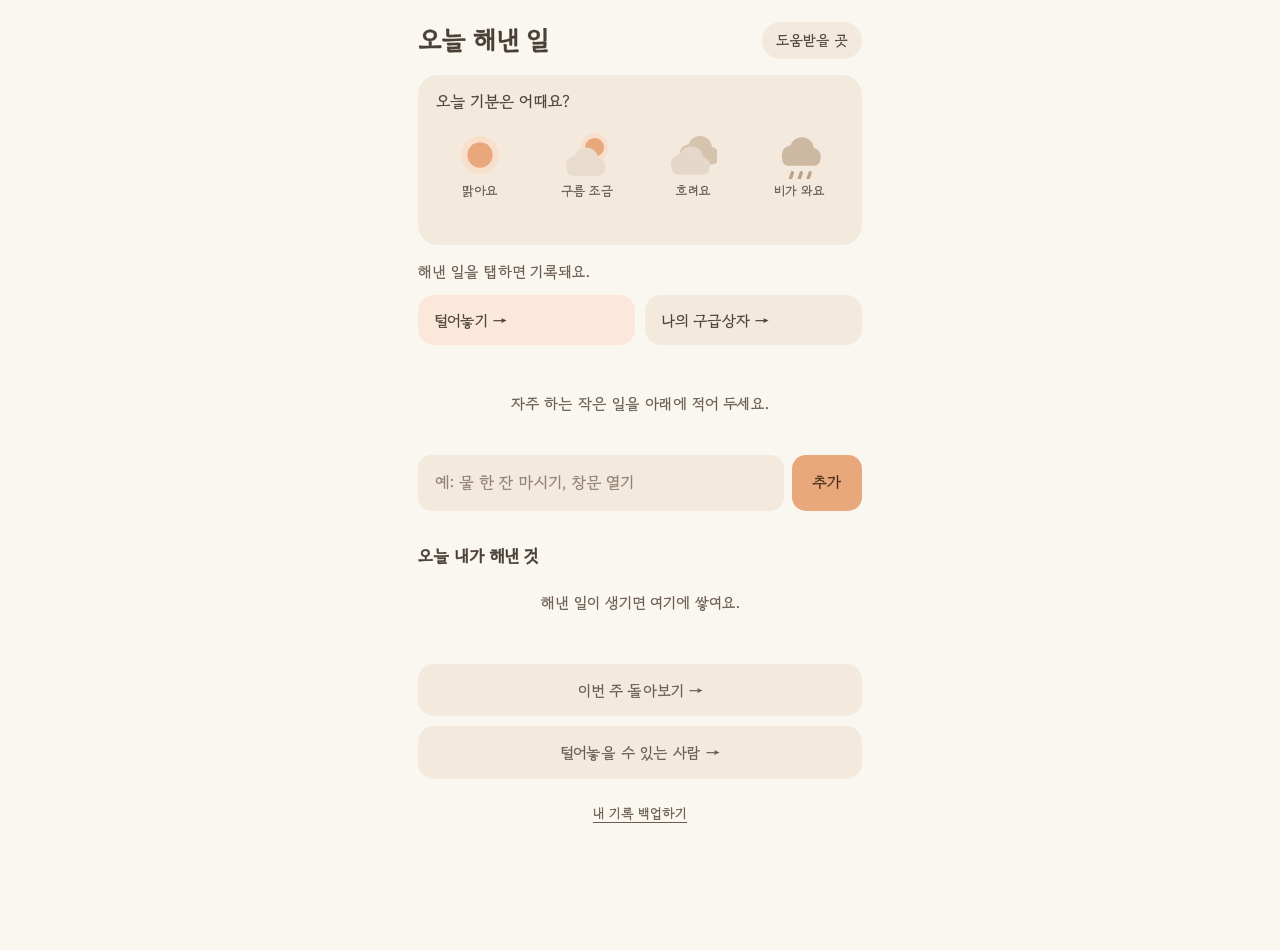
<file: index.html>
<!doctype html>
<html lang="ko">
<head>
  <meta charset="utf-8" />
  <meta name="viewport" content="width=device-width, initial-scale=1, viewport-fit=cover" />
  <title>차곡</title>
  <!-- PWA: 폰 홈 화면에 설치하고, 인터넷이 끊겨도 열리게 -->
  <link rel="manifest" href="manifest.webmanifest" />
  <meta name="theme-color" content="#faf6f0" />
  <link rel="icon" href="icon.svg" type="image/svg+xml" />
  <link rel="apple-touch-icon" href="icons/apple-touch-icon.png" />
  <meta name="apple-mobile-web-app-capable" content="yes" />
  <meta name="mobile-web-app-capable" content="yes" />
  <meta name="apple-mobile-web-app-title" content="차곡" />
  <script>
    if ("serviceWorker" in navigator) {
      addEventListener("load", () => navigator.serviceWorker.register("sw.js").catch(() => {}));
    }
    // 인트로: 앱을 새로 열 때만 보여요. 앱 안에서 다른 화면을 다녀오면 보이지 않아요.
    // (sessionStorage는 앱을 닫으면 비워지는 임시 메모장이에요)
    (function () {
      let seen = false;
      try { seen = sessionStorage.getItem("chagok.splash") === "1"; sessionStorage.setItem("chagok.splash", "1"); } catch (e) {}
      if (!seen) document.documentElement.classList.add("splash-on");
    })();
  </script>
  <!-- 글꼴을 미리 불러와서, 기본 글씨체가 잠깐 보였다 바뀌는 깜빡임을 막아요 -->
  <link rel="preload" href="fonts/GowunDodum-Regular.woff2" as="font" type="font/woff2" crossorigin />
  <link rel="stylesheet" href="theme.css" />
  <style>
    /* 색·글꼴은 theme.css에서 모든 화면이 함께 써요 */
    main {
      max-width: 480px;
      margin: 0 auto;
      padding: calc(var(--bar-h) + env(safe-area-inset-top)) 18px 120px;
    }
    :root { --bar-h: 69px; }
    h1 { font-size: 1.6rem; margin: 0 0 4px; }
    /* 위쪽 줄은 화면 위에 고정돼 있어서, "도움받을 곳"이 언제나 한 번에 닿아요 (theme.css의 .fixed-bar) */
    .head {
      display: flex; justify-content: space-between; align-items: center; gap: 12px;
      padding-bottom: 8px; padding-top: calc(env(safe-area-inset-top) + 20px);
    }
    .head h1 { margin: 0; }
    .sub { color: var(--soft); margin: 0 0 12px; font-size: 0.95rem; }
    /* 털어놓기·구급상자: 나란히 두어 한 번에 닿게 */
    .quick { display: grid; grid-template-columns: 1fr 1fr; gap: 10px; margin: 0 0 22px; }
    .vent-link.kit-link { background: var(--card); }
    .vent-link {
      display: block; padding: 14px 16px; line-height: 1.45;
      background: var(--accent-soft); color: var(--text);
      border-radius: 16px; text-decoration: none; font-size: 0.95rem;
    }
    .look-link {
      display: block; margin: 40px 0 0; padding: 14px 18px; text-align: center;
      background: var(--card); border-radius: var(--radius);
      color: var(--soft); text-decoration: none; font-size: 0.95rem;
    }

    .people-link { margin-top: 10px; }
    .backup-link {
      display: block; width: fit-content; margin: 18px auto 0; padding: 6px 4px;
      color: var(--soft); font-size: 0.85rem;
      text-decoration: underline; text-underline-offset: 3px;
    }

    /* 오늘 기분: 날씨 그림으로 한 번에 */
    .mood { background: var(--card); border-radius: 20px; padding: 14px 12px 12px; margin: 6px 0 14px; }
    .mood-q { margin: 0 6px 10px; font-size: 1rem; }
    /* 날씨 버튼이 그려지기 전에도 같은 높이를 차지해서, 아래 내용이 밀려 내려가지 않게 */
    .mood-row { display: grid; grid-template-columns: repeat(4, 1fr); gap: 6px; min-height: 83px; }
    .mood-btn {
      display: flex; flex-direction: column; align-items: center; gap: 2px;
      font: inherit; font-size: 0.8rem; color: var(--soft); cursor: pointer;
      border: none; background: none; border-radius: 14px; padding: 6px 2px 6px;
      transition: background .25s ease, transform .15s ease;
    }
    .mood-btn svg { width: 48px; height: 48px; }
    .mood-btn:active { transform: scale(0.95); }
    .mood-btn[aria-pressed="true"] { background: var(--bg); color: var(--text); }
    .mood-btn:focus-visible { outline: var(--border-strong) solid var(--soft); outline-offset: 1px; }
    .mood-note { color: var(--accent-deep); font-size: 0.85rem; min-height: 1.4em; margin: 6px 6px 0; }

    /* 낮은 날: 부드럽게 펼쳐지는 작은 자리 */
    .low { margin-top: 10px; background: var(--bg); border-radius: 16px; padding: 14px 14px 12px; animation: lowIn .45s ease; }
    .low[hidden] { display: none; }
    .low.instant { animation: none; }
    @keyframes lowIn { from { opacity: 0; transform: translateY(-4px); } to { opacity: 1; transform: none; } }
    .low-hello { margin: 0 0 12px; font-size: 0.95rem; }
    .note-card { background: var(--peach); border-radius: 14px; padding: 14px 16px 10px; }
    .note-card .from { color: var(--accent-deep); font-size: 0.8rem; margin: 0 0 4px; }
    .note-card .text { font-size: 1.1rem; margin: 0; }
    .low-row { display: flex; justify-content: flex-end; align-items: center; gap: 4px; flex-wrap: wrap; margin-top: 6px; }
    .low-btn {
      font: inherit; font-size: 0.88rem; cursor: pointer; border: none; border-radius: 12px;
      padding: 7px 12px; background: none; color: var(--soft); white-space: nowrap;
    }
    .low-btn.did-it { background: var(--bg); color: var(--accent-deep); }
    .low-btn.done, .lie-btn.done { color: var(--accent-deep); }
    .low-sub { color: var(--soft); font-size: 0.85rem; margin: 14px 2px 8px; }
    .lie-list { list-style: none; padding: 0; margin: 0; display: grid; gap: 6px; }
    .lie-btn {
      display: flex; justify-content: space-between; align-items: center; gap: 10px; width: 100%;
      font: inherit; font-size: 0.98rem; color: var(--text); text-align: left; cursor: pointer;
      border: none; border-radius: 12px; padding: 11px 14px; background: var(--card);
    }
    .lie-btn:active { background: var(--card-press); }
    .lie-btn small { color: var(--faint); font-size: 0.8rem; white-space: nowrap; }
    .lie-btn.done { background: var(--peach); }
    .lie-btn.done small { color: var(--accent-deep); }
    .low-more { display: block; margin: 8px 2px 0; }
    .low-next {
      display: flex; align-items: center; justify-content: space-between; gap: 10px; flex-wrap: wrap;
      margin-top: 14px; padding-top: 12px; border-top: var(--border) solid var(--line); font-size: 0.88rem; color: var(--soft);
    }
    .low-next a { color: var(--text); text-decoration: none; background: var(--accent-soft); border-radius: 999px; padding: 7px 14px; white-space: nowrap; }
    .low-next .end { display: flex; gap: 8px; align-items: center; flex-wrap: wrap; }
    /* 비가 와요: 쉬어 가기 */
    .rest-btn {
      display: block; width: 100%; font: inherit; font-size: 1.08rem; cursor: pointer; text-align: center;
      border: none; border-radius: 16px; padding: 18px 16px; background: var(--peach); color: var(--text);
    }
    .rest-btn:active { transform: scale(0.98); }
    .rest-done { background: var(--card); border-radius: 16px; padding: 14px 16px; text-align: center; }
    .rest-done p { margin: 0; }
    .rest-done small { display: block; color: var(--soft); font-size: 0.85rem; margin-top: 2px; }
    .rest-done .low-btn { margin-top: 4px; font-size: 0.82rem; }
    .past { background: var(--card); border-radius: 14px; padding: 14px 16px; margin-top: 12px; }
    .past .from { color: var(--soft); font-size: 0.8rem; margin: 0 0 4px; }
    .past p { margin: 0; }
    .past .fact { font-size: 1.02rem; }
    .past .sub-fact { color: var(--soft); font-size: 0.88rem; margin-top: 4px; }
    /* 흐려요: 조금만 움직이면 되는 일 */
    .move-card { background: var(--card); border-radius: 14px; padding: 14px 16px 10px; margin-top: 10px; }
    .move-card .from { color: var(--soft); font-size: 0.8rem; margin: 0 0 4px; }
    .move-card .text { font-size: 1.08rem; margin: 0; }
    .move-card .low-btn.did-it { background: var(--bg); }
    #lowHelp[hidden] { display: none; }
    .low-person { margin-top: 14px; }
    .low-person[hidden] { display: none; }
    .low-person .ppl-hint { background: var(--card); }
    @media (prefers-reduced-motion: reduce) { .low { animation: none; } }

    /* 항목 목록 */
    .items { list-style: none; padding: 0; margin: 0 0 16px; display: grid; gap: 10px; }
    .item {
      display: flex; align-items: center; gap: 12px;
      width: 100%;
      background: var(--card);
      border: none;
      border-radius: var(--radius);
      padding: 17px 18px;
      font: inherit; color: inherit; text-align: left;
      cursor: pointer;
      transition: transform .15s ease, background .3s ease;
    }
    .item:active { transform: scale(0.98); background: var(--card-press); }
    .item .name { flex: 1; font-size: 1.08rem; font-weight: 700; }
    .item .count { color: var(--soft); font-size: 0.88rem; white-space: nowrap; }
    /* 해낸 항목: 조약돌 같은 복숭아·살구 톤 */
    .item.did { background: var(--peach); }
    .item.did:active { background: #f1cdb2; }
    .item.did .count { color: var(--accent-deep); }
    .item.did .count::before {
      content: ""; display: inline-block; width: 12px; height: 9px; margin-right: 6px;
      border-radius: 50%; background: var(--pebble-1); vertical-align: 1px;
    }
    .item.pop { animation: pop .45s ease; }
    @keyframes pop {
      0% { transform: scale(1); }
      40% { transform: scale(1.03); }
      100% { transform: scale(1); }
    }
    .del {
      border: none; background: none; color: var(--soft);
      font-size: 0.85rem; padding: 4px 8px; cursor: pointer;
      display: none;
    }
    .editing .del { display: inline-block; }
    .editing .item { cursor: default; }

    .empty {
      color: var(--soft); text-align: center;
      padding: 24px 12px; font-size: 0.95rem;
    }

    /* 항목 추가 */
    .add { display: flex; gap: 8px; margin-bottom: 8px; }
    .add input {
      flex: 1; min-width: 0; font: inherit; color: inherit;
      padding: 14px 16px;
      border: var(--border-field) solid transparent; border-radius: 14px;
      background: var(--card); outline: none;
    }
    .add input::placeholder { color: var(--faint); }
    .add input:focus { border-color: var(--accent); background: var(--bg); }
    .add button {
      font: inherit; border: none; border-radius: 14px;
      padding: 0 20px; background: var(--accent); color: var(--on-accent);
      cursor: pointer;
      white-space: nowrap; flex-shrink: 0;   /* "추가"가 두 줄로 깨지지 않게 */
    }
    .tools { text-align: right; }
    .link {
      border: none; background: none; color: var(--soft);
      font: inherit; font-size: 0.85rem; cursor: pointer; padding: 6px 4px;
      text-decoration: underline; text-underline-offset: 3px;
    }

    /* 오늘 기록 */
    h2 { font-size: 1.05rem; margin: 32px 0 10px; }
    .log { list-style: none; padding: 0; margin: 0; }
    .log li {
      display: flex; gap: 10px; padding: 10px 2px;
      border-bottom: var(--border) solid var(--line); font-size: 0.95rem;
    }
    .log time { color: var(--soft); min-width: 3.5em; }

    /* 아래쪽 안내 (되돌리기) */
    .toast {
      position: fixed; left: 50%; bottom: 24px;
      transform: translate(-50%, 20px);
      background: #5a4e45; color: #fff;
      padding: 12px 16px; border-radius: 14px;
      display: flex; gap: 14px; align-items: center;
      opacity: 0; pointer-events: none;
      transition: opacity .25s ease, transform .25s ease;
      max-width: calc(100% - 32px);
    }
    .toast.show { opacity: 1; transform: translate(-50%, 0); pointer-events: auto; }
    .toast button {
      border: none; background: none; color: var(--accent-soft);
      font: inherit; text-decoration: underline; cursor: pointer; padding: 0;
      white-space: nowrap;
    }
    .toast { flex-wrap: wrap; width: 440px; }
    .toast #toastText { flex: 1; min-width: 0; }
    .memo-form { display: none; width: 100%; gap: 8px; }
    .toast.memo .memo-form { display: flex; }
    .toast.memo .toast-actions { display: none; }
    .toast-actions { display: flex; gap: 14px; }
    .memo-form input {
      flex: 1; min-width: 0; font: inherit; color: var(--text);
      padding: 10px 12px; border: none; border-radius: 10px; outline: none;
    }
    .memo-form button { text-decoration: none; background: var(--accent); color: var(--on-accent); border-radius: 10px; padding: 0 14px; }
    .log .memo { display: block; color: var(--soft); font-size: 0.88rem; }
    .log .memo.hint { color: var(--faint); font-size: 0.8rem; }
    .log .entry { flex: 1; min-width: 0; }
    .log li.tappable { cursor: pointer; border-radius: 8px; }
    .log li.tappable:active { background: var(--accent-soft); }
    .log li.tappable:focus-visible { outline: var(--border-strong) solid var(--soft); outline-offset: 2px; }

    /* 인트로 */
    .splash { display: none; }
    .splash-on .splash {
      display: flex; flex-direction: column; align-items: center; justify-content: center; gap: 14px;
      position: fixed; inset: 0; z-index: 100;
      background: var(--bg); cursor: pointer;
      transition: opacity .45s ease;
    }
    .splash svg { width: 104px; height: 104px; overflow: visible; }
    .splash .name { font-size: 1.7rem; letter-spacing: 0.1em; color: var(--text); }
    /* 조약돌이 아래부터 하나씩 내려앉아요. 기울기는 안쪽 그림에 있어서, 기운 채로 내려앉아요 */
    .splash .stone { animation: settle .5s cubic-bezier(.3, 1.3, .5, 1) both; }
    .splash .s2 { animation-delay: .08s; }
    .splash .s3 { animation-delay: .16s; }
    .splash .name { animation: rise .45s ease .1s both; }
    @keyframes settle { from { opacity: 0; transform: translateY(-54px); } to { opacity: 1; transform: none; } }   /* 그림 단위가 달라져서 -54: 화면에선 예전과 같은 거리(약 14px) */
    @keyframes rise { from { opacity: 0; transform: translateY(4px); } to { opacity: 1; transform: none; } }
    .splash.leaving { opacity: 0; pointer-events: none; }
    @media (prefers-reduced-motion: reduce) {
      .splash-on .splash { transition: none; }
      .splash .stone, .splash .name { animation: none; }
    }
  </style>
</head>
<body>
  <div class="splash" id="splash" aria-hidden="true">
    <svg viewBox="64 70 384 384" role="img">
    <defs>
      <radialGradient id="splight" cx=".32" cy=".30" r=".45">
        <stop offset="0" stop-color="#fff" stop-opacity=".5"/><stop offset="1" stop-color="#fff" stop-opacity="0"/>
      </radialGradient>
      <radialGradient id="spglow" cx=".72" cy=".8" r=".3">
        <stop offset="0" stop-color="#fff" stop-opacity=".12"/><stop offset="1" stop-color="#fff" stop-opacity="0"/>
      </radialGradient>
      <filter id="spdrop" x="-20%" y="-20%" width="140%" height="160%">
        <feDropShadow dx="0" dy="8" stdDeviation="5.5" flood-color="#965f3c" flood-opacity=".3"/>
      </filter>
      <clipPath id="spclip0"><path d="M401.6,351.6 C400.6,364.6 392.0,376.4 381.9,386.6 C371.8,396.9 356.9,406.1 341.0,413.2 C325.1,420.2 305.8,426.2 286.5,428.9 C267.2,431.7 244.7,432.2 225.1,429.7 C205.6,427.3 185.3,421.5 169.4,414.4 C153.5,407.2 139.1,397.3 129.5,386.8 C119.9,376.3 112.6,364.5 111.9,351.6 C111.2,338.7 115.7,321.5 125.1,309.2 C134.5,296.9 151.7,285.4 168.5,277.9 C185.4,270.4 206.8,266.4 226.3,264.1 C245.8,261.9 266.1,262.1 285.6,264.4 C305.1,266.7 326.3,270.5 343.4,277.9 C360.5,285.3 378.4,296.6 388.1,308.8 C397.8,321.1 402.6,338.6 401.6,351.6Z"/></clipPath>
      <clipPath id="spclip1"><path d="M351.0,233.3 C350.8,243.3 347.6,252.6 341.2,260.9 C334.8,269.2 324.3,277.5 312.6,283.2 C300.9,288.9 285.7,293.2 271.0,295.4 C256.3,297.6 239.7,298.1 224.6,296.4 C209.5,294.8 192.8,291.3 180.3,285.6 C167.8,280.0 155.6,271.3 149.4,262.5 C143.2,253.8 141.4,243.3 142.9,233.3 C144.3,223.2 150.9,211.5 158.0,202.2 C165.2,192.9 174.6,184.4 185.7,177.3 C196.8,170.2 210.1,163.2 224.6,159.7 C239.0,156.3 257.2,154.5 272.4,156.6 C287.6,158.7 304.1,165.0 315.8,172.3 C327.5,179.7 336.7,190.5 342.6,200.6 C348.4,210.8 351.2,223.2 351.0,233.3Z"/></clipPath>
      <clipPath id="spclip2"><path d="M336.7,139.9 C336.5,147.3 333.5,154.0 329.0,160.3 C324.6,166.6 317.9,172.8 309.8,177.5 C301.6,182.2 291.0,186.7 280.3,188.6 C269.6,190.5 256.2,190.8 245.6,188.9 C234.9,187.1 224.0,182.4 216.2,177.5 C208.4,172.7 202.9,166.0 198.8,159.7 C194.7,153.5 192.1,147.3 191.5,139.9 C190.9,132.6 191.4,123.2 195.2,115.6 C199.0,108.0 205.9,99.7 214.3,94.4 C222.8,89.1 234.9,85.2 245.8,83.7 C256.7,82.2 269.1,83.2 279.7,85.3 C290.3,87.5 300.9,91.6 309.2,96.7 C317.6,101.8 325.2,108.7 329.8,115.9 C334.4,123.1 336.8,132.5 336.7,139.9Z"/></clipPath>
    </defs>
    <g class="stone s1">
      <g transform="rotate(0 256 345)">
        <path d="M401.6,351.6 C400.6,364.6 392.0,376.4 381.9,386.6 C371.8,396.9 356.9,406.1 341.0,413.2 C325.1,420.2 305.8,426.2 286.5,428.9 C267.2,431.7 244.7,432.2 225.1,429.7 C205.6,427.3 185.3,421.5 169.4,414.4 C153.5,407.2 139.1,397.3 129.5,386.8 C119.9,376.3 112.6,364.5 111.9,351.6 C111.2,338.7 115.7,321.5 125.1,309.2 C134.5,296.9 151.7,285.4 168.5,277.9 C185.4,270.4 206.8,266.4 226.3,264.1 C245.8,261.9 266.1,262.1 285.6,264.4 C305.1,266.7 326.3,270.5 343.4,277.9 C360.5,285.3 378.4,296.6 388.1,308.8 C397.8,321.1 402.6,338.6 401.6,351.6Z" fill="#e09a6b" filter="url(#spdrop)"/>
        <g clip-path="url(#spclip0)">
          <path d="M401.6,351.6 C400.6,364.6 392.0,376.4 381.9,386.6 C371.8,396.9 356.9,406.1 341.0,413.2 C325.1,420.2 305.8,426.2 286.5,428.9 C267.2,431.7 244.7,432.2 225.1,429.7 C205.6,427.3 185.3,421.5 169.4,414.4 C153.5,407.2 139.1,397.3 129.5,386.8 C119.9,376.3 112.6,364.5 111.9,351.6 C111.2,338.7 115.7,321.5 125.1,309.2 C134.5,296.9 151.7,285.4 168.5,277.9 C185.4,270.4 206.8,266.4 226.3,264.1 C245.8,261.9 266.1,262.1 285.6,264.4 C305.1,266.7 326.3,270.5 343.4,277.9 C360.5,285.3 378.4,296.6 388.1,308.8 C397.8,321.1 402.6,338.6 401.6,351.6Z" fill="#784222" fill-opacity=".10"/>
          <path d="M401.6,351.6 C400.6,364.6 392.0,376.4 381.9,386.6 C371.8,396.9 356.9,406.1 341.0,413.2 C325.1,420.2 305.8,426.2 286.5,428.9 C267.2,431.7 244.7,432.2 225.1,429.7 C205.6,427.3 185.3,421.5 169.4,414.4 C153.5,407.2 139.1,397.3 129.5,386.8 C119.9,376.3 112.6,364.5 111.9,351.6 C111.2,338.7 115.7,321.5 125.1,309.2 C134.5,296.9 151.7,285.4 168.5,277.9 C185.4,270.4 206.8,266.4 226.3,264.1 C245.8,261.9 266.1,262.1 285.6,264.4 C305.1,266.7 326.3,270.5 343.4,277.9 C360.5,285.3 378.4,296.6 388.1,308.8 C397.8,321.1 402.6,338.6 401.6,351.6Z" fill="#e09a6b" transform="translate(-25.0 -29.2)"/>
          <path d="M401.6,351.6 C400.6,364.6 392.0,376.4 381.9,386.6 C371.8,396.9 356.9,406.1 341.0,413.2 C325.1,420.2 305.8,426.2 286.5,428.9 C267.2,431.7 244.7,432.2 225.1,429.7 C205.6,427.3 185.3,421.5 169.4,414.4 C153.5,407.2 139.1,397.3 129.5,386.8 C119.9,376.3 112.6,364.5 111.9,351.6 C111.2,338.7 115.7,321.5 125.1,309.2 C134.5,296.9 151.7,285.4 168.5,277.9 C185.4,270.4 206.8,266.4 226.3,264.1 C245.8,261.9 266.1,262.1 285.6,264.4 C305.1,266.7 326.3,270.5 343.4,277.9 C360.5,285.3 378.4,296.6 388.1,308.8 C397.8,321.1 402.6,338.6 401.6,351.6Z" fill="url(#splight)"/>
          <path d="M401.6,351.6 C400.6,364.6 392.0,376.4 381.9,386.6 C371.8,396.9 356.9,406.1 341.0,413.2 C325.1,420.2 305.8,426.2 286.5,428.9 C267.2,431.7 244.7,432.2 225.1,429.7 C205.6,427.3 185.3,421.5 169.4,414.4 C153.5,407.2 139.1,397.3 129.5,386.8 C119.9,376.3 112.6,364.5 111.9,351.6 C111.2,338.7 115.7,321.5 125.1,309.2 C134.5,296.9 151.7,285.4 168.5,277.9 C185.4,270.4 206.8,266.4 226.3,264.1 C245.8,261.9 266.1,262.1 285.6,264.4 C305.1,266.7 326.3,270.5 343.4,277.9 C360.5,285.3 378.4,296.6 388.1,308.8 C397.8,321.1 402.6,338.6 401.6,351.6Z" fill="url(#spglow)"/>
        </g>
      </g>
    </g>
    <g class="stone s2">
      <g transform="rotate(-8 248 228)">
        <path d="M351.0,233.3 C350.8,243.3 347.6,252.6 341.2,260.9 C334.8,269.2 324.3,277.5 312.6,283.2 C300.9,288.9 285.7,293.2 271.0,295.4 C256.3,297.6 239.7,298.1 224.6,296.4 C209.5,294.8 192.8,291.3 180.3,285.6 C167.8,280.0 155.6,271.3 149.4,262.5 C143.2,253.8 141.4,243.3 142.9,233.3 C144.3,223.2 150.9,211.5 158.0,202.2 C165.2,192.9 174.6,184.4 185.7,177.3 C196.8,170.2 210.1,163.2 224.6,159.7 C239.0,156.3 257.2,154.5 272.4,156.6 C287.6,158.7 304.1,165.0 315.8,172.3 C327.5,179.7 336.7,190.5 342.6,200.6 C348.4,210.8 351.2,223.2 351.0,233.3Z" fill="#e8a87c" filter="url(#spdrop)"/>
        <g clip-path="url(#spclip1)">
          <path d="M351.0,233.3 C350.8,243.3 347.6,252.6 341.2,260.9 C334.8,269.2 324.3,277.5 312.6,283.2 C300.9,288.9 285.7,293.2 271.0,295.4 C256.3,297.6 239.7,298.1 224.6,296.4 C209.5,294.8 192.8,291.3 180.3,285.6 C167.8,280.0 155.6,271.3 149.4,262.5 C143.2,253.8 141.4,243.3 142.9,233.3 C144.3,223.2 150.9,211.5 158.0,202.2 C165.2,192.9 174.6,184.4 185.7,177.3 C196.8,170.2 210.1,163.2 224.6,159.7 C239.0,156.3 257.2,154.5 272.4,156.6 C287.6,158.7 304.1,165.0 315.8,172.3 C327.5,179.7 336.7,190.5 342.6,200.6 C348.4,210.8 351.2,223.2 351.0,233.3Z" fill="#784222" fill-opacity=".10"/>
          <path d="M351.0,233.3 C350.8,243.3 347.6,252.6 341.2,260.9 C334.8,269.2 324.3,277.5 312.6,283.2 C300.9,288.9 285.7,293.2 271.0,295.4 C256.3,297.6 239.7,298.1 224.6,296.4 C209.5,294.8 192.8,291.3 180.3,285.6 C167.8,280.0 155.6,271.3 149.4,262.5 C143.2,253.8 141.4,243.3 142.9,233.3 C144.3,223.2 150.9,211.5 158.0,202.2 C165.2,192.9 174.6,184.4 185.7,177.3 C196.8,170.2 210.1,163.2 224.6,159.7 C239.0,156.3 257.2,154.5 272.4,156.6 C287.6,158.7 304.1,165.0 315.8,172.3 C327.5,179.7 336.7,190.5 342.6,200.6 C348.4,210.8 351.2,223.2 351.0,233.3Z" fill="#e8a87c" transform="translate(-18.8 -23.3)"/>
          <path d="M351.0,233.3 C350.8,243.3 347.6,252.6 341.2,260.9 C334.8,269.2 324.3,277.5 312.6,283.2 C300.9,288.9 285.7,293.2 271.0,295.4 C256.3,297.6 239.7,298.1 224.6,296.4 C209.5,294.8 192.8,291.3 180.3,285.6 C167.8,280.0 155.6,271.3 149.4,262.5 C143.2,253.8 141.4,243.3 142.9,233.3 C144.3,223.2 150.9,211.5 158.0,202.2 C165.2,192.9 174.6,184.4 185.7,177.3 C196.8,170.2 210.1,163.2 224.6,159.7 C239.0,156.3 257.2,154.5 272.4,156.6 C287.6,158.7 304.1,165.0 315.8,172.3 C327.5,179.7 336.7,190.5 342.6,200.6 C348.4,210.8 351.2,223.2 351.0,233.3Z" fill="url(#splight)"/>
          <path d="M351.0,233.3 C350.8,243.3 347.6,252.6 341.2,260.9 C334.8,269.2 324.3,277.5 312.6,283.2 C300.9,288.9 285.7,293.2 271.0,295.4 C256.3,297.6 239.7,298.1 224.6,296.4 C209.5,294.8 192.8,291.3 180.3,285.6 C167.8,280.0 155.6,271.3 149.4,262.5 C143.2,253.8 141.4,243.3 142.9,233.3 C144.3,223.2 150.9,211.5 158.0,202.2 C165.2,192.9 174.6,184.4 185.7,177.3 C196.8,170.2 210.1,163.2 224.6,159.7 C239.0,156.3 257.2,154.5 272.4,156.6 C287.6,158.7 304.1,165.0 315.8,172.3 C327.5,179.7 336.7,190.5 342.6,200.6 C348.4,210.8 351.2,223.2 351.0,233.3Z" fill="url(#spglow)"/>
        </g>
      </g>
    </g>
    <g class="stone s3">
      <g transform="rotate(9 263 136)">
        <path d="M336.7,139.9 C336.5,147.3 333.5,154.0 329.0,160.3 C324.6,166.6 317.9,172.8 309.8,177.5 C301.6,182.2 291.0,186.7 280.3,188.6 C269.6,190.5 256.2,190.8 245.6,188.9 C234.9,187.1 224.0,182.4 216.2,177.5 C208.4,172.7 202.9,166.0 198.8,159.7 C194.7,153.5 192.1,147.3 191.5,139.9 C190.9,132.6 191.4,123.2 195.2,115.6 C199.0,108.0 205.9,99.7 214.3,94.4 C222.8,89.1 234.9,85.2 245.8,83.7 C256.7,82.2 269.1,83.2 279.7,85.3 C290.3,87.5 300.9,91.6 309.2,96.7 C317.6,101.8 325.2,108.7 329.8,115.9 C334.4,123.1 336.8,132.5 336.7,139.9Z" fill="#f2c4a0" filter="url(#spdrop)"/>
        <g clip-path="url(#spclip2)">
          <path d="M336.7,139.9 C336.5,147.3 333.5,154.0 329.0,160.3 C324.6,166.6 317.9,172.8 309.8,177.5 C301.6,182.2 291.0,186.7 280.3,188.6 C269.6,190.5 256.2,190.8 245.6,188.9 C234.9,187.1 224.0,182.4 216.2,177.5 C208.4,172.7 202.9,166.0 198.8,159.7 C194.7,153.5 192.1,147.3 191.5,139.9 C190.9,132.6 191.4,123.2 195.2,115.6 C199.0,108.0 205.9,99.7 214.3,94.4 C222.8,89.1 234.9,85.2 245.8,83.7 C256.7,82.2 269.1,83.2 279.7,85.3 C290.3,87.5 300.9,91.6 309.2,96.7 C317.6,101.8 325.2,108.7 329.8,115.9 C334.4,123.1 336.8,132.5 336.7,139.9Z" fill="#784222" fill-opacity=".10"/>
          <path d="M336.7,139.9 C336.5,147.3 333.5,154.0 329.0,160.3 C324.6,166.6 317.9,172.8 309.8,177.5 C301.6,182.2 291.0,186.7 280.3,188.6 C269.6,190.5 256.2,190.8 245.6,188.9 C234.9,187.1 224.0,182.4 216.2,177.5 C208.4,172.7 202.9,166.0 198.8,159.7 C194.7,153.5 192.1,147.3 191.5,139.9 C190.9,132.6 191.4,123.2 195.2,115.6 C199.0,108.0 205.9,99.7 214.3,94.4 C222.8,89.1 234.9,85.2 245.8,83.7 C256.7,82.2 269.1,83.2 279.7,85.3 C290.3,87.5 300.9,91.6 309.2,96.7 C317.6,101.8 325.2,108.7 329.8,115.9 C334.4,123.1 336.8,132.5 336.7,139.9Z" fill="#f2c4a0" transform="translate(-13.4 -17.3)"/>
          <path d="M336.7,139.9 C336.5,147.3 333.5,154.0 329.0,160.3 C324.6,166.6 317.9,172.8 309.8,177.5 C301.6,182.2 291.0,186.7 280.3,188.6 C269.6,190.5 256.2,190.8 245.6,188.9 C234.9,187.1 224.0,182.4 216.2,177.5 C208.4,172.7 202.9,166.0 198.8,159.7 C194.7,153.5 192.1,147.3 191.5,139.9 C190.9,132.6 191.4,123.2 195.2,115.6 C199.0,108.0 205.9,99.7 214.3,94.4 C222.8,89.1 234.9,85.2 245.8,83.7 C256.7,82.2 269.1,83.2 279.7,85.3 C290.3,87.5 300.9,91.6 309.2,96.7 C317.6,101.8 325.2,108.7 329.8,115.9 C334.4,123.1 336.8,132.5 336.7,139.9Z" fill="url(#splight)"/>
          <path d="M336.7,139.9 C336.5,147.3 333.5,154.0 329.0,160.3 C324.6,166.6 317.9,172.8 309.8,177.5 C301.6,182.2 291.0,186.7 280.3,188.6 C269.6,190.5 256.2,190.8 245.6,188.9 C234.9,187.1 224.0,182.4 216.2,177.5 C208.4,172.7 202.9,166.0 198.8,159.7 C194.7,153.5 192.1,147.3 191.5,139.9 C190.9,132.6 191.4,123.2 195.2,115.6 C199.0,108.0 205.9,99.7 214.3,94.4 C222.8,89.1 234.9,85.2 245.8,83.7 C256.7,82.2 269.1,83.2 279.7,85.3 C290.3,87.5 300.9,91.6 309.2,96.7 C317.6,101.8 325.2,108.7 329.8,115.9 C334.4,123.1 336.8,132.5 336.7,139.9Z" fill="url(#spglow)"/>
        </g>
      </g>
    </g>
    </svg>
    <div class="name">차곡</div>
  </div>
  <main>
    <div class="head fixed-bar">
      <h1>오늘 해낸 일</h1>
      <span data-help-slot></span>
    </div>
    <section class="mood" aria-labelledby="moodQ">
      <p class="mood-q" id="moodQ">오늘 기분은 어때요?</p>
      <div class="mood-row" id="moodRow"></div>
      <p class="mood-note" id="moodNote" role="status"></p>

      <!-- 기분이 낮은 날에만 조용히 펼쳐져요 -->
      <div class="low" id="low" hidden>
        <p class="low-hello" id="lowHello"></p>
        <div id="lowRest"></div>   <!-- 비가 와요: 쉬어 가기 -->
        <div id="lowPast"></div>   <!-- 비가 와요: 과거의 내가 해낸 것 -->
        <div id="lowNote"></div>   <!-- 흐려요: 구급상자 쪽지 -->
        <div id="lowMove"></div>   <!-- 흐려요: 조금만 움직이면 되는 일 -->
        <div class="low-person" id="lowPerson" hidden></div>
        <div class="low-next">
          <span id="lowNextLabel">마음이 무거우면</span>
          <span class="end">
            <a href="vent.html">털어놓기</a>
            <span id="lowHelp"><span data-help-slot></span></span>
          </span>
        </div>
        <div id="lowLie"></div>    <!-- 비가 와요: 맨 아래 "원하면" -->
        <div class="low-row"><button class="low-btn" id="lowClose" type="button">접어 두기</button></div>
      </div>
    </section>

    <p class="sub">해낸 일을 탭하면 기록돼요.</p>
    <div class="quick">
      <a class="vent-link" href="vent.html">털어놓기 →</a>
      <a class="vent-link kit-link" href="kit.html">나의 구급상자 →</a>
    </div>

    <ul class="items" id="items"></ul>

    <form class="add" id="addForm" autocomplete="off">
      <input id="addInput" maxlength="40" placeholder="예: 물 한 잔 마시기, 창문 열기" />
      <button type="submit">추가</button>
    </form>
    <div class="tools">
      <button class="link" id="editBtn" type="button">항목 정리하기</button>
    </div>

    <h2 id="logTitle">오늘 내가 해낸 것</h2>
    <ul class="log" id="log"></ul>

    <a class="look-link" href="lookback.html">이번 주 돌아보기 →</a>
    <a class="look-link people-link" href="people.html">털어놓을 수 있는 사람 →</a>
    <a class="backup-link" href="backup.html">내 기록 백업하기</a>
  </main>

  <div class="toast" id="toast" role="status">
    <span id="toastText"></span>
    <span class="toast-actions">
      <button id="memoBtn" type="button">한 줄 남기기</button>
      <button id="undoBtn" type="button">되돌리기</button>
    </span>
    <form class="memo-form" id="memoForm" autocomplete="off">
      <input id="memoInput" maxlength="80" placeholder="한 줄 남겨도 좋아요 (선택)" />
      <button type="submit">남기기</button>
    </form>
  </div>

  <script src="help.js"></script>
  <script src="record-sheet.js"></script>
  <script src="people.js"></script>
  <script src="mood.js"></script>
  <script src="nav.js"></script>
  <script>
    // ── 저장소: 데이터는 이 브라우저 안(localStorage)에만 저장돼요 ──
    const KEY = "overcome.v1";

    function load() {
      try {
        const data = JSON.parse(localStorage.getItem(KEY));
        if (data && Array.isArray(data.items) && Array.isArray(data.records)) return data;
      } catch (e) {}
      return { items: [], records: [] };
    }
    function save() {
      try { localStorage.setItem(KEY, JSON.stringify(state)); } catch (e) {}
    }

    let state = load();
    let editing = false;
    let lastRecordId = null;
    let toastTimer = null;

    const $ = (id) => document.getElementById(id);
    const uid = () => Date.now().toString(36) + Math.random().toString(36).slice(2, 6);

    // 오늘 날짜(내 기기 시간 기준)인지 확인
    function isToday(iso) {
      const d = new Date(iso), n = new Date();
      return d.getFullYear() === n.getFullYear() && d.getMonth() === n.getMonth() && d.getDate() === n.getDate();
    }
    const todayRecords = () => state.records.filter((r) => isToday(r.at));

    function render() {
      const today = todayRecords();
      const list = $("items");
      list.innerHTML = "";
      list.parentElement.classList.toggle("editing", editing);

      if (state.items.length === 0) {
        list.innerHTML = '<li class="empty">자주 하는 작은 일을 아래에 적어 두세요.</li>';
      }

      state.items.forEach((item) => {
        const n = today.filter((r) => r.itemId === item.id).length;
        const li = document.createElement("li");
        const btn = document.createElement("button");
        btn.type = "button";
        btn.className = "item" + (n > 0 ? " did" : "");
        btn.dataset.id = item.id;

        const name = document.createElement("span");
        name.className = "name";
        name.textContent = item.name;
        btn.appendChild(name);

        const count = document.createElement("span");
        count.className = "count";
        count.textContent = n === 0 ? "" : n === 1 ? "내가 해냈다" : `내가 해냈다 ×${n}`;
        btn.appendChild(count);

        const del = document.createElement("span");
        del.className = "del";
        del.textContent = "빼기";
        del.setAttribute("role", "button");
        btn.appendChild(del);

        btn.addEventListener("click", (e) => {
          if (editing) {
            if (e.target === del) removeItem(item.id);
            return;
          }
          record(item, btn);
        });

        li.appendChild(btn);
        list.appendChild(li);
      });

      $("editBtn").textContent = editing ? "다 정리했어요" : "항목 정리하기";
      $("editBtn").style.display = state.items.length ? "" : "none";

      // 오늘 기록 모아 보기 (최신순)
      const log = $("log");
      log.innerHTML = "";
      $("logTitle").textContent = today.length
        ? `오늘 내가 해낸 것 · ${today.length}가지`
        : "오늘 내가 해낸 것";
      if (today.length === 0) {
        log.innerHTML = '<li class="empty" style="border:none;justify-content:center">해낸 일이 생기면 여기에 쌓여요.</li>';
      }
      [...today].reverse().forEach((r) => {
        const li = document.createElement("li");
        const t = document.createElement("time");
        t.textContent = new Date(r.at).toLocaleTimeString("ko-KR", { hour: "numeric", minute: "2-digit" });
        const s = document.createElement("span");
        s.className = "entry";
        s.textContent = r.name;

        const m = document.createElement("span");
        m.className = "memo" + (r.memo ? "" : " hint");
        m.textContent = r.memo || "탭해서 한 줄 남기기";
        s.appendChild(m);
        // 탭하면 작은 창이 열려요: 메모 쓰기·고치기, 잘못 누른 기록 빼기
        li.className = "tappable";
        li.tabIndex = 0;
        li.setAttribute("role", "button");
        const open = () => openRecordSheet(r.id, () => { state = load(); render(); });
        li.addEventListener("click", open);
        li.addEventListener("keydown", (e) => { if (e.key === "Enter" || e.key === " ") { e.preventDefault(); open(); } });
        li.append(t, s);
        log.appendChild(li);
      });
    }

    function record(item, btn) {
      const r = { id: uid(), itemId: item.id, name: item.name, at: new Date().toISOString() };
      state.records.push(r);
      save();
      lastRecordId = r.id;
      lastLooseBtn = null;
      render();
      const fresh = document.querySelector(`.item[data-id="${item.id}"]`);
      if (fresh) fresh.classList.add("pop");
      showToast(`"${item.name}" 내가 해냈어요`);
    }

    function undo() {
      if (!lastRecordId) return;
      state.records = state.records.filter((r) => r.id !== lastRecordId);
      lastRecordId = null;
      save();
      render();
      hideToast();
      // 낮은 날 자리에서 기록한 거라면, 그 버튼도 원래대로
      if (lastLooseBtn) { resetLoose(lastLooseBtn); lastLooseBtn = null; }
    }

    function removeItem(id) {
      const item = state.items.find((i) => i.id === id);
      if (!item || !confirm(`"${item.name}" 항목을 목록에서 뺄까요?\n지금까지 해낸 기록은 그대로 남아요.`)) return;
      state.items = state.items.filter((i) => i.id !== id);
      save();
      render();
    }

    function showToast(text) {
      $("toastText").textContent = text;
      $("toast").classList.remove("memo");
      $("toast").classList.add("show");
      clearTimeout(toastTimer);
      toastTimer = setTimeout(hideToast, 5000);
    }
    function hideToast() { $("toast").classList.remove("show", "memo"); }

    // 한 줄 메모: 기록은 이미 됐고, 원할 때만 덧붙여요
    function openMemo() {
      if (!lastRecordId) return;
      clearTimeout(toastTimer);           // 쓰는 동안엔 사라지지 않게
      $("memoInput").value = "";
      $("toast").classList.add("memo");
      $("memoInput").focus();
    }
    $("memoForm").addEventListener("submit", (e) => {
      e.preventDefault();
      const text = $("memoInput").value.trim();
      const r = state.records.find((x) => x.id === lastRecordId);
      if (r && text) { r.memo = text; save(); render(); }
      $("memoInput").blur();
      hideToast();
    });
    $("memoInput").addEventListener("keydown", (e) => {
      if (e.key === "Escape") hideToast();
    });
    $("memoBtn").addEventListener("click", openMemo);

    $("addForm").addEventListener("submit", (e) => {
      e.preventDefault();
      const name = $("addInput").value.trim();
      if (!name) return;
      state.items.push({ id: uid(), name });
      save();
      $("addInput").value = "";
      render();
    });
    $("editBtn").addEventListener("click", () => { editing = !editing; render(); });
    $("undoBtn").addEventListener("click", undo);

    render();

    // ── 오늘 기분: 탭 한 번으로 남겨요. 그래프나 통계는 만들지 않아요. ──
    // 모양: [{ id, at, level }]  level 4 맑아요 · 3 구름 조금 · 2 흐려요 · 1 비가 와요
    const MOOD_KEY = window.chagokMood.KEY;
    const MOODS = window.chagokMood.MOODS;   // 날씨 그림은 mood.js에 있어요 (돌아보기와 함께 써요)
    const KIT_KEY = "chagok.kit.v1";
    const LOW_HELLO = {
      2: "천천히 가도 괜찮아요.",
      1: "오늘은 누워 있어도 괜찮아요.",
    };
    const MOVES = ["창문 열기", "세수하기", "집 앞 5분 걷기", "물 한 컵 마시기", "이불 정리하기", "양치하기", "햇빛 드는 곳에 잠깐 서 있기"];
    const LIE_DOWN = ["숨 세 번 천천히 쉬기", "물 한 모금 마시기", "창밖 잠깐 보기", "이불 속에서 기지개 켜기", "좋아하는 노래 한 곡 듣기"];
    // 쉬어 가기로 한 날: 시간만 남겨요 (돌아보기에 조용히 조약돌 하나). 모양: [{ id, at }]
    const REST_KEY = "chagok.rest.v1";
    const VENTED_KEY = "chagok.vented.v1";

    const readList = (key) => { try { const v = JSON.parse(localStorage.getItem(key)); return Array.isArray(v) ? v : []; } catch (e) { return []; } };
    const writeList = (key, list) => { try { localStorage.setItem(key, JSON.stringify(list)); } catch (e) {} };
    const todayMood = () => readList(MOOD_KEY).filter((m) => isToday(m.at)).pop() || null;
    const kitCards = () => readList(KIT_KEY).filter((c) => c && c.text);
    const pickOne = (arr, notThis) => { const pool = arr.length > 1 ? arr.filter((x) => x !== notThis) : arr; return pool[Math.floor(Math.random() * pool.length)]; };

    function renderMood() {
      const cur = todayMood();
      const row = $("moodRow");
      row.innerHTML = "";
      for (const m of MOODS) {
        const b = document.createElement("button");
        b.type = "button";
        b.className = "mood-btn";
        b.setAttribute("aria-pressed", cur && cur.level === m.level ? "true" : "false");
        b.innerHTML = `${window.chagokMood.svg(m.level)}<span>${m.label}</span>`;
        b.addEventListener("click", () => pickMood(m.level));
        row.appendChild(b);
      }
    }

    let noteTimer = null;
    function pickMood(level) {
      const list = readList(MOOD_KEY);
      const last = list[list.length - 1];
      // 방금(2분 안) 고른 걸 바꾸면 새로 쌓지 않고 고쳐요: 잘못 누른 것도 괜찮아요
      if (last && Date.now() - new Date(last.at).getTime() < 120000) { last.level = level; last.at = new Date().toISOString(); }
      else list.push({ id: uid(), at: new Date().toISOString(), level });
      writeList(MOOD_KEY, list);
      renderMood();
      clearTimeout(noteTimer);
      if (level <= 2) {
        $("moodNote").textContent = "";
        openLow(level);
      } else {
        $("low").hidden = true;
        clearLow();
        $("moodNote").textContent = "남겨 뒀어요.";
        noteTimer = setTimeout(() => { $("moodNote").textContent = ""; }, 3000);
      }
    }

    // 낮은 날
    //  흐려요:   구급상자 쪽지 → 조금만 움직이면 되는 일 → 털어놓기(가볍게)
    //  비가 와요: 쉬어 가기 → 과거의 내가 해낸 것 → 털어놓기·사람·도움받을 곳 → (원하면) 누워서도 할 수 있는 일
    // 펼친 자리의 모습(무슨 쪽지·어떤 일·누구를 보여 줬는지)을 잠깐 기억해 둬요.
    // 다른 화면에 다녀와 홈이 다시 그려져도, 처음부터 같은 모습·같은 길이로 그려져서 스크롤이 튀지 않아요.
    // (sessionStorage: 앱을 닫으면 비워지는 임시 메모장)
    const LOW_KEY = "chagok.low";
    let lowState = null;
    function saveLow(patch) {
      lowState = { ...(lowState || {}), ...patch, day: new Date().toDateString() };
      try { sessionStorage.setItem(LOW_KEY, JSON.stringify(lowState)); } catch (e) {}
    }
    function clearLow() {
      lowState = null;
      try { sessionStorage.removeItem(LOW_KEY); } catch (e) {}
    }
    function savedLow() {
      try {
        const v = JSON.parse(sessionStorage.getItem(LOW_KEY));
        const cur = todayMood();
        if (v && v.day === new Date().toDateString() && cur && cur.level === v.level && v.level <= 2) return v;
      } catch (e) {}
      return null;
    }

    // restore가 있으면: 아까와 같은 내용으로, 움직임 없이 바로 그려요
    function openLow(level, restore = null) {
      ["lowRest", "lowPast", "lowNote", "lowMove", "lowLie"].forEach((id) => { $(id).innerHTML = ""; });
      $("lowPerson").hidden = true;
      $("low").classList.toggle("instant", !!restore);
      lowState = { level };
      saveLow({ level });
      $("lowHello").textContent = LOW_HELLO[level];
      const cards = kitCards();
      if (level === 2) {
        if (cards.length) showNote(cards, restore && restore.noteId);
        showMove(restore && restore.move);
        $("lowNextLabel").textContent = "털어놓고 싶으면";
        $("lowHelp").hidden = true;
      } else {
        showRest();
        showPast();
        // 목록이 비어 있으면 적어 둘 수 있다고만 살짝
        window.chagokPeople.suggest($("lowPerson"), { preferId: restore && restore.personId, onPick: (id) => saveLow({ personId: id }) });
        $("lowNextLabel").textContent = "마음이 무거우면";
        $("lowHelp").hidden = false;
        showLie(!!(restore && restore.lieOpen), "원하면, 누워서도 할 수 있는 일");
        if (restore && restore.lieOpen) saveLow({ lieOpen: true });
      }
      $("low").hidden = false;
    }

    let shownNoteId = null;
    function showNote(cards, preferId) {
      const pool = cards.length > 1 ? cards.filter((x) => x.id !== shownNoteId) : cards;
      const card = cards.find((x) => x.id === preferId) || pool[Math.floor(Math.random() * pool.length)];
      shownNoteId = card.id;
      saveLow({ noteId: card.id });
      const box = $("lowNote");
      box.innerHTML = `
        <div class="note-card">
          <p class="from">과거의 내가 지금의 나에게</p>
          <p class="text"></p>
          <div class="low-row">
            ${cards.length > 1 ? '<button class="low-btn" type="button" data-act="other">다른 쪽지</button>' : ""}
            <button class="low-btn did-it" type="button" data-act="did" data-label="해 봤어요">해 봤어요</button>
          </div>
        </div>`;
      box.querySelector(".text").textContent = card.text;
      box.querySelector('[data-act="did"]').addEventListener("click", (e) => recordLoose(card.text, e.currentTarget));
      const other = box.querySelector('[data-act="other"]');
      if (other) other.addEventListener("click", () => showNote(kitCards()));
    }

    // 흐려요: 조금만 움직이면 되는 일, 하나만
    let shownMove = null;
    function showMove(prefer) {
      shownMove = MOVES.includes(prefer) ? prefer : pickOne(MOVES, shownMove);
      saveLow({ move: shownMove });
      const box = $("lowMove");
      box.innerHTML = `
        <div class="move-card">
          <p class="from">조금만 움직이면 되는 일</p>
          <p class="text"></p>
          <div class="low-row">
            <button class="low-btn" type="button" data-act="other">다른 것</button>
            <button class="low-btn did-it" type="button" data-act="did" data-label="해냈어요">해냈어요</button>
          </div>
        </div>`;
      const name = shownMove;
      box.querySelector(".text").textContent = name;
      box.querySelector('[data-act="did"]').addEventListener("click", (e) => recordLoose(name, e.currentTarget));
      box.querySelector('[data-act="other"]').addEventListener("click", () => showMove());
    }

    // 비가 와요: 쉬어 가기로 한 것도 내가 고른 일이에요
    const todayRest = () => readList(REST_KEY).find((r) => r && isToday(r.at)) || null;
    function showRest() {
      const box = $("lowRest");
      const rest = todayRest();
      if (!rest) {
        box.innerHTML = '<button class="rest-btn" type="button">오늘은 쉬어 가기로 했어요</button>';
        box.querySelector("button").addEventListener("click", () => {
          const list = readList(REST_KEY);
          list.push({ id: uid(), at: new Date().toISOString() });
          writeList(REST_KEY, list);
          showRest();
          showPast();
        });
        return;
      }
      box.innerHTML = `
        <div class="rest-done" role="status">
          <p>오늘은 쉬어 가기로 했어요.</p>
          <small>조약돌 하나를 놓아 뒀어요.</small>
          <button class="low-btn" type="button">되돌리기</button>
        </div>`;
      box.querySelector("button").addEventListener("click", () => {
        writeList(REST_KEY, readList(REST_KEY).filter((r) => r.id !== rest.id));
        showRest();
        showPast();
      });
    }

    // 비가 와요: 과거의 내가 해낸 것 (칭찬·평가 없이 사실만)
    function showPast() {
      const box = $("lowPast");
      const records = load().records;
      const total = records.length + readList(VENTED_KEY).length + readList(REST_KEY).length;
      // 날짜는 줄바꿈되지 않게 (11월 / 10일로 갈라지지 않도록)
      const fmt = (iso) => new Date(iso).toLocaleDateString("ko-KR", { month: "long", day: "numeric" }).replace(/ /g, " ");
      box.innerHTML = "";
      const wrap = document.createElement("div");
      wrap.className = "past";
      const add = (cls, text) => { const p = document.createElement("p"); p.className = cls; p.textContent = text; wrap.appendChild(p); };
      if (total > 0) {
        add("from", "과거의 내가 해낸 것");
        add("fact", `지금까지 쌓인 조약돌 ${total}개`);
        const lastDone = [...records].sort((a, b) => new Date(a.at) - new Date(b.at)).pop();
        if (lastDone) add("sub-fact", `최근에 해낸 일: ${lastDone.name} · ${fmt(lastDone.at)}`);
      } else {
        const cards = kitCards();
        if (!cards.length) return;   // 보여 줄 사실이 없으면 비워 둬요
        const c = cards[Math.floor(Math.random() * cards.length)];
        add("from", "과거의 내가 남긴 쪽지");
        add("fact", c.text);
        add("sub-fact", `${fmt(c.at)}에 적어 둔 거예요`);
      }
      box.appendChild(wrap);
    }

    // open=false면 링크만 보여요
    function showLie(open, label = "누워서도 할 수 있는 일 보기") {
      const box = $("lowLie");
      if (!open) {
        box.innerHTML = '<button class="link low-more" type="button"></button>';
        box.querySelector("button").textContent = label;
        box.querySelector("button").addEventListener("click", () => { showLie(true); saveLow({ lieOpen: true }); });
        return;
      }
      box.innerHTML = '<p class="low-sub">하고 싶을 때만요.</p><ul class="lie-list"></ul>';
      const ul = box.querySelector("ul");
      for (const name of LIE_DOWN) {
        const li = document.createElement("li");
        const b = document.createElement("button");
        b.type = "button";
        b.className = "lie-btn";
        b.innerHTML = "<span></span><small>했다면 탭</small>";
        b.querySelector("span").textContent = name;
        b.addEventListener("click", () => recordLoose(name, b));
        li.appendChild(b);
        ul.appendChild(li);
      }
    }

    // 목록 항목이 아닌 일도 해낸 일로 기록해요 ("오늘 내가 해낸 것"과 돌아보기에 함께 쌓여요)
    function recordLoose(name, btn) {
      if (btn.classList.contains("done")) return;
      const r = { id: uid(), name, at: new Date().toISOString() };
      state.records.push(r);
      save();
      lastRecordId = r.id;
      render();
      lastLooseBtn = btn;
      btn.classList.add("done");
      const tag = btn.querySelector("small");
      if (tag) tag.textContent = "내가 해냈다"; else btn.textContent = "내가 해냈어요";
      showToast(`"${name}" 내가 해냈어요`);
    }
    let lastLooseBtn = null;
    function resetLoose(btn) {
      btn.classList.remove("done");
      const tag = btn.querySelector("small");
      if (tag) tag.textContent = "했다면 탭"; else btn.textContent = btn.dataset.label || "해 봤어요";
    }
    $("lowClose").addEventListener("click", () => { $("low").hidden = true; clearLow(); });

    renderMood();
    // 아까 펼쳐 둔 자리가 있으면, 처음 그릴 때부터 같은 모습으로 (늦게 펼쳐지며 길이가 바뀌지 않게)
    (function () { const v = savedLow(); if (v) openLow(v.level, v); })();

    // 뒤로 와서 폰이 기억해 둔 홈(back-forward cache)이 그대로 돌아왔을 때:
    // 새로 불러오지 않고, 그사이 바뀐 기록·기분만 조용히 최신으로 바꿔요.
    //  - 아무것도 바뀌지 않았다면 손대지 않아요 (그러면 길이도 그대로라 화면이 밀릴 일이 없어요)
    //  - 바뀌었다면, 지금 보고 있던 자리가 화면에서 그대로 있도록 스크롤을 맞춰요
    // 스크롤 위치는 아이폰이 기억해요 (예전에 잠깐 "manual"로 바꿨던 것을 확실히 되돌려요)
    try { history.scrollRestoration = "auto"; } catch (e) {}

    const WATCH_KEYS = [KEY, MOOD_KEY, KIT_KEY, REST_KEY, VENTED_KEY, "chagok.people.v1"];
    const snapshot = () => new Date().toDateString() + "|" + WATCH_KEYS.map((k) => { try { return localStorage.getItem(k); } catch (e) { return ""; } }).join("|");
    let lastSnapshot = snapshot();
    addEventListener("pagehide", () => { lastSnapshot = snapshot(); });

    // 다시 그려지지 않는(늘 그 자리에 있는) 것들 중에서, 지금 화면에 보이는 것 하나를 기준으로 삼아요
    function keepPlace(update) {
      const marks = [...document.querySelectorAll("#moodQ, main > .sub, .quick, #addForm, .tools, #logTitle, .look-link, .backup-link")];
      const mark = marks.find((el) => el.getBoundingClientRect().top >= 0) || marks[marks.length - 1];
      const before = mark ? mark.getBoundingClientRect().top : 0;
      update();
      if (mark) {
        const diff = mark.getBoundingClientRect().top - before;
        if (Math.abs(diff) >= 1) scrollBy(0, diff);
      }
    }

    addEventListener("pageshow", (e) => {
      if (!e.persisted) return;
      hideToast();
      const now = snapshot();
      if (now === lastSnapshot) return;   // 바뀐 게 없으면 그대로
      lastSnapshot = now;
      keepPlace(() => {
        state = load();
        render();
        renderMood();
        const v = savedLow();
        if (v) openLow(v.level, v);
        else if (!$("low").hidden && !(todayMood() && todayMood().level <= 2)) { $("low").hidden = true; clearLow(); }
      });
    });

    // 인트로 걷기: 1초 안쪽에 부드럽게 사라지고, 탭하면 바로 넘어가요
    (function () {
      const splash = $("splash");
      if (!document.documentElement.classList.contains("splash-on")) { splash.remove(); return; }
      const calm = matchMedia("(prefers-reduced-motion: reduce)").matches;
      let gone = false;
      const finish = () => { splash.remove(); document.documentElement.classList.remove("splash-on"); };
      const leave = (quick) => {
        if (gone) return;
        gone = true;
        if (calm) { finish(); return; }                 // 움직임 줄이기: 그냥 사라져요
        if (quick) splash.style.transitionDuration = "0.15s";
        splash.classList.add("leaving");
        setTimeout(finish, quick ? 200 : 500);
      };
      splash.addEventListener("pointerdown", () => leave(true));
      setTimeout(() => leave(false), calm ? 400 : 850); // 보통: 0.85초 보이고 0.45초 사라짐
    })();
  </script>
</body>
</html>
</file>
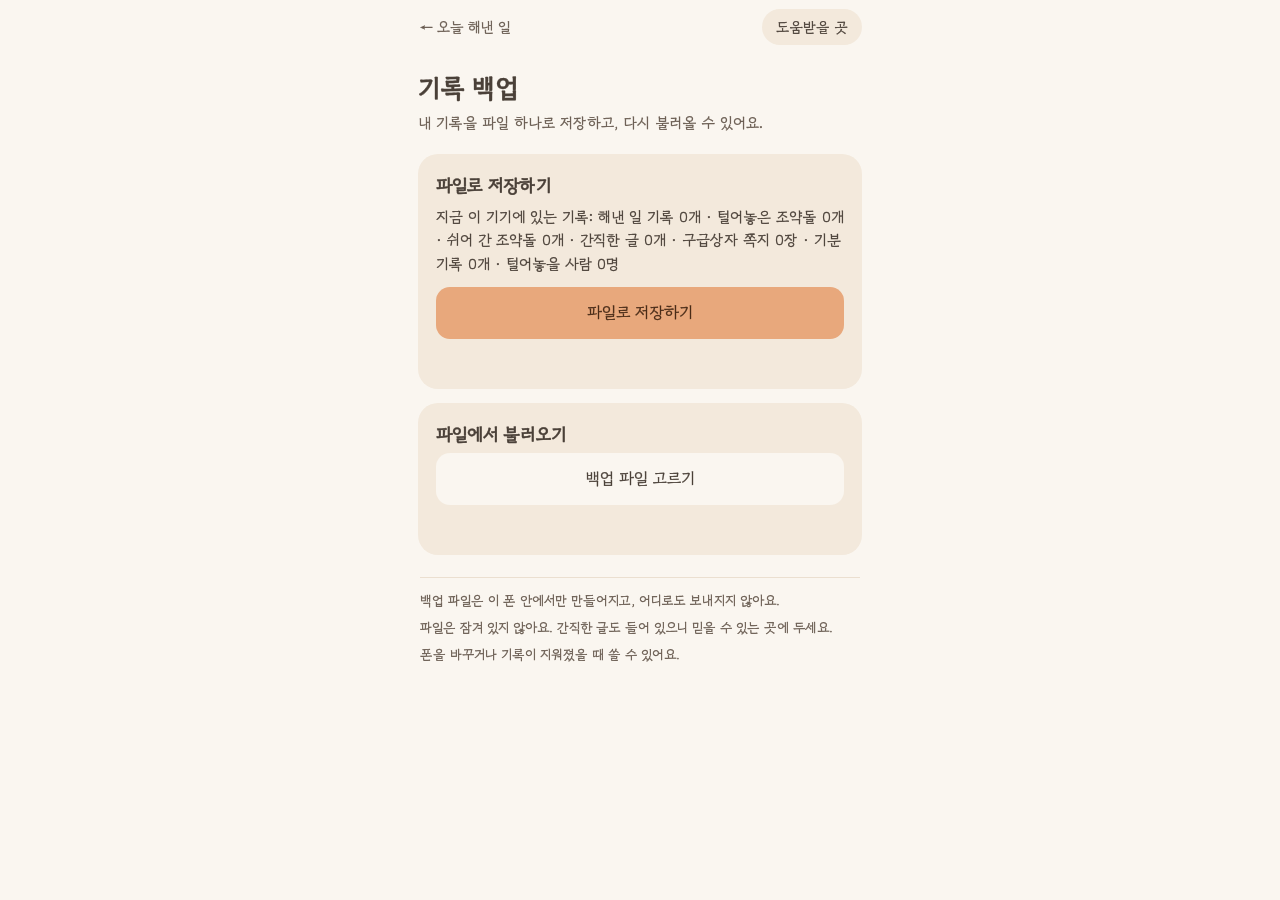
<file: backup.html>
<!doctype html>
<html lang="ko">
<head>
  <meta charset="utf-8" />
  <meta name="viewport" content="width=device-width, initial-scale=1, viewport-fit=cover" />
  <title>기록 백업 · 차곡</title>
  <!-- PWA: 폰 홈 화면에 설치하고, 인터넷이 끊겨도 열리게 -->
  <link rel="manifest" href="manifest.webmanifest" />
  <meta name="theme-color" content="#faf6f0" />
  <link rel="icon" href="icon.svg" type="image/svg+xml" />
  <link rel="apple-touch-icon" href="icons/apple-touch-icon.png" />
  <meta name="apple-mobile-web-app-capable" content="yes" />
  <meta name="mobile-web-app-capable" content="yes" />
  <meta name="apple-mobile-web-app-title" content="차곡" />
  <script>
    if ("serviceWorker" in navigator) {
      addEventListener("load", () => navigator.serviceWorker.register("sw.js").catch(() => {}));
    }
  </script>
  <!-- 글꼴을 미리 불러와서, 기본 글씨체가 잠깐 보였다 바뀌는 깜빡임을 막아요 -->
  <link rel="preload" href="fonts/GowunDodum-Regular.woff2" as="font" type="font/woff2" crossorigin />
  <link rel="stylesheet" href="theme.css" />
  <style>
    /* 색·글꼴은 theme.css에서 모든 화면이 함께 써요 */
    main { max-width: 480px; margin: 0 auto; padding: calc(var(--bar-h) + env(safe-area-inset-top)) 18px 60px; }
    .top {
      display: flex; justify-content: space-between; align-items: center; min-height: 36px;
      /* 화면 위에 고정 (theme.css의 .fixed-bar) */
    }
    .link { color: var(--soft); font-size: 0.9rem; text-decoration: none; padding: 6px 2px; }
    .link:hover, .link:focus-visible { color: var(--text); }

    h1 { font-size: 1.6rem; margin: 14px 0 2px; }
    .sub { color: var(--soft); font-size: 0.92rem; margin: 0 0 20px; }

    .box { background: var(--card); border-radius: 20px; padding: 18px 18px 16px; margin: 0 0 14px; }
    .box h2 { font-size: 1.1rem; margin: 0 0 4px; }
    .box p { margin: 0 0 12px; font-size: 0.92rem; color: var(--soft); }
    .now { color: var(--text) !important; }

    .btn {
      display: block; width: 100%; font: inherit; font-size: 1rem; cursor: pointer; text-align: center;
      border: none; border-radius: 14px; padding: 13px 16px; white-space: nowrap;
      background: var(--accent); color: var(--on-accent); text-decoration: none;
    }
    .btn:active { transform: scale(0.98); }
    .btn.soft { background: var(--bg); color: var(--text); }
    .btn.quiet { background: none; color: var(--soft); }
    .row { display: flex; gap: 8px; margin-top: 12px; }
    .row .btn { flex: 1; }
    .row[hidden], [hidden] { display: none !important; }

    /* 파일을 고르는 칸은 숨기고, 버튼으로 열어요 */
    .file { position: absolute; width: 1px; height: 1px; opacity: 0; pointer-events: none; }

    .ask { background: var(--peach); border-radius: 16px; padding: 14px 16px; margin-top: 12px; }
    .ask p { color: var(--text); margin: 0 0 6px; }
    .ask .small { color: var(--accent-deep); font-size: 0.85rem; margin: 0; }
    .ask .first { margin-top: 10px; font-size: 0.85rem; }
    .ask .first button {
      font: inherit; border: none; background: none; color: var(--accent-deep); padding: 4px 0; cursor: pointer;
      text-decoration: underline; text-underline-offset: 3px;
    }

    .whisper { color: var(--accent-deep); font-size: 0.9rem; min-height: 1.5em; margin: 10px 2px 0; }
    .note { color: var(--soft); font-size: 0.82rem; margin: 22px 2px 0; border-top: var(--border) solid var(--line); padding-top: 12px; }
    .note p { margin: 0 0 6px; }
  </style>
</head>
<body>
  <main>
    <div class="top fixed-bar">
      <a class="link" href="index.html" data-back>← 오늘 해낸 일</a>
      <span data-help-slot></span>
    </div>

    <h1>기록 백업</h1>
    <p class="sub">내 기록을 파일 하나로 저장하고, 다시 불러올 수 있어요.</p>

    <section class="box">
      <h2>파일로 저장하기</h2>
      <p class="now" id="nowSummary"></p>
      <button class="btn" id="saveBtn" type="button">파일로 저장하기</button>
      <p class="whisper" id="saveMsg" role="status"></p>
    </section>

    <section class="box">
      <h2>파일에서 불러오기</h2>
      <input class="file" id="fileInput" type="file" tabindex="-1" aria-hidden="true" />
      <button class="btn soft" id="pickBtn" type="button">백업 파일 고르기</button>

      <div class="ask" id="ask" hidden>
        <p id="askFile"></p>
        <p>불러오면 지금 이 기기의 기록이 <strong>이 파일의 내용으로 바뀌어요.</strong> 바꿀까요?</p>
        <p class="small" id="askNow"></p>
        <div class="first"><button id="saveFirst" type="button">지금 기록부터 파일로 저장해 둘래요</button></div>
        <div class="row">
          <button class="btn quiet" id="cancelBtn" type="button">그대로 둘래요</button>
          <button class="btn" id="loadBtn" type="button">불러오기</button>
        </div>
      </div>
      <p class="whisper" id="loadMsg" role="status"></p>
    </section>

    <div class="note">
      <p>백업 파일은 이 폰 안에서만 만들어지고, 어디로도 보내지지 않아요.</p>
      <p>파일은 잠겨 있지 않아요. 간직한 글도 들어 있으니 믿을 수 있는 곳에 두세요.</p>
      <p>폰을 바꾸거나 기록이 지워졌을 때 쓸 수 있어요.</p>
    </div>
  </main>

  <script src="help.js"></script>
  <script src="nav.js"></script>
  <script>
    // 백업: 이 기기 저장소(localStorage)의 기록을 파일 하나로 만들고, 그 파일로 다시 되돌려요.
    // 파일은 폰 안에서만 만들어지고 읽혀요. 서버로는 아무것도 보내지 않아요.
    const $ = (id) => document.getElementById(id);
    const KEYS = {
      done: "overcome.v1",       // 해낸 일: { items, records }
      vent: "overcome.vent.v1",  // 간직한 글: [{ id, text, at }]
      kit: "chagok.kit.v1",      // 구급상자 쪽지: [{ id, text, at }]
      vented: "chagok.vented.v1", // 털어놓은 조약돌: [{ id, at }] (글 내용 없음)
      mood: "chagok.mood.v1",     // 오늘 기분: [{ id, at, level }]
      people: "chagok.people.v1", // 털어놓을 수 있는 사람: [{ id, name, phone?, at }]
      rest: "chagok.rest.v1",     // 쉬어 가기로 한 날: [{ id, at }] (내용 없음)
    };

    function readKey(key) {
      try { return JSON.parse(localStorage.getItem(key)); } catch (e) { return null; }
    }
    function current() {
      return { done: readKey(KEYS.done), vent: readKey(KEYS.vent), kit: readKey(KEYS.kit), vented: readKey(KEYS.vented), mood: readKey(KEYS.mood), people: readKey(KEYS.people), rest: readKey(KEYS.rest) };
    }

    // 모양이 맞는지 확인: 이상한 파일이 기록을 망가뜨리지 않게
    const isEntryList = (v) => Array.isArray(v) && v.every((x) => x && typeof x.id === "string" && typeof x.text === "string");
    const isTimeList = (v) => Array.isArray(v) && v.every((x) => x && typeof x.id === "string" && typeof x.at === "string");
    const isDone = (v) => v && Array.isArray(v.items) && Array.isArray(v.records) &&
      v.items.every((x) => x && typeof x.id === "string" && typeof x.name === "string") &&
      v.records.every((x) => x && typeof x.id === "string" && typeof x.at === "string");
    function valid(data) {
      return data && typeof data === "object" &&
        (data.done == null || isDone(data.done)) &&
        (data.vent == null || isEntryList(data.vent)) &&
        (data.kit == null || isEntryList(data.kit)) &&
        (data.vented == null || isTimeList(data.vented)) &&
        (data.mood == null || (isTimeList(data.mood) && data.mood.every((m) => [1, 2, 3, 4].includes(m.level)))) &&
        (data.rest == null || isTimeList(data.rest)) &&
        (data.people == null || (Array.isArray(data.people) && data.people.every((x) =>
          x && typeof x.id === "string" && typeof x.name === "string" && (x.phone == null || typeof x.phone === "string"))));
    }

    function summary(d) {
      const n = (d.done && d.done.records ? d.done.records.length : 0);
      const v = (d.vent ? d.vent.length : 0);
      const k = (d.kit ? d.kit.length : 0);
      const t = (d.vented ? d.vented.length : 0);
      const m = (d.mood ? d.mood.length : 0);
      const pp = (d.people ? d.people.length : 0);
      const r = (d.rest ? d.rest.length : 0);
      return { n, v, k, t, m, pp, r, text: `해낸 일 기록 ${n}개 · 털어놓은 조약돌 ${t}개 · 쉬어 간 조약돌 ${r}개 · 간직한 글 ${v}개 · 구급상자 쪽지 ${k}장 · 기분 기록 ${m}개 · 털어놓을 사람 ${pp}명` };
    }
    const fmtDate = (iso) => new Date(iso).toLocaleDateString("ko-KR", { year: "numeric", month: "long", day: "numeric" });

    function showNow() {
      $("nowSummary").textContent = "지금 이 기기에 있는 기록: " + summary(current()).text;
    }

    // ── 저장하기 ──
    function makeFile() {
      const now = new Date();
      const backup = { app: "chagok", format: 1, savedAt: now.toISOString(), data: current() };
      const p = (x) => String(x).padStart(2, "0");
      const name = `chagok-backup-${now.getFullYear()}-${p(now.getMonth() + 1)}-${p(now.getDate())}.json`;
      return new File([JSON.stringify(backup, null, 1)], name, { type: "application/json" });
    }

    async function saveBackup(msgEl) {
      const file = makeFile();
      // 아이폰(Safari·홈 화면 앱): 공유 창이 열려요 → "파일에 저장"을 고르면 돼요
      if (navigator.canShare && navigator.canShare({ files: [file] })) {
        try {
          await navigator.share({ files: [file] });
          msgEl.textContent = "저장할 곳을 골랐다면, 백업이 끝났어요.";
        } catch (e) {
          if (e && e.name === "AbortError") msgEl.textContent = "저장하지 않고 닫았어요.";
          else downloadFile(file, msgEl);
        }
        return;
      }
      downloadFile(file, msgEl);
    }
    // 공유 창이 없는 브라우저(컴퓨터 등): 바로 내려받아요
    function downloadFile(file, msgEl) {
      const url = URL.createObjectURL(file);
      const a = document.createElement("a");
      a.href = url;
      a.download = file.name;
      document.body.appendChild(a);
      a.click();
      a.remove();
      setTimeout(() => URL.revokeObjectURL(url), 10000);
      msgEl.textContent = `"${file.name}" 파일로 저장했어요.`;
    }
    $("saveBtn").addEventListener("click", () => saveBackup($("saveMsg")));

    // ── 불러오기 ──
    let pending = null;   // 고른 파일의 내용 (아직 쓰지 않음)

    $("pickBtn").addEventListener("click", () => { $("fileInput").value = ""; $("fileInput").click(); });
    $("fileInput").addEventListener("change", async () => {
      const f = $("fileInput").files[0];
      if (!f) return;
      $("loadMsg").textContent = "";
      hideAsk();
      let parsed = null;
      try { parsed = JSON.parse(await f.text()); } catch (e) {}
      if (!parsed || parsed.app !== "chagok" || !valid(parsed.data)) {
        $("loadMsg").textContent = "차곡 백업 파일이 아닌 것 같아요.";
        return;
      }
      pending = parsed;
      const s = summary(parsed.data);
      $("askFile").textContent =
        (parsed.savedAt ? fmtDate(parsed.savedAt) + "에 저장한 파일이에요. " : "") + "파일에 든 기록: " + s.text;
      $("askNow").textContent = "지금 이 기기: " + summary(current()).text;
      $("ask").hidden = false;
      $("pickBtn").hidden = true;
      $("cancelBtn").focus();
    });

    function hideAsk() {
      pending = null;
      $("ask").hidden = true;
      $("pickBtn").hidden = false;
    }
    $("cancelBtn").addEventListener("click", () => {
      hideAsk();
      $("loadMsg").textContent = "지금 기록을 그대로 두었어요.";
    });
    $("saveFirst").addEventListener("click", () => saveBackup($("loadMsg")));

    $("loadBtn").addEventListener("click", () => {
      if (!pending) return;
      const data = pending.data;
      const before = current();   // 혹시 쓰다가 실패하면 되돌리려고
      try {
        for (const [part, key] of Object.entries(KEYS)) {
          if (data[part] == null) localStorage.removeItem(key);
          else localStorage.setItem(key, JSON.stringify(data[part]));
        }
      } catch (e) {
        for (const [part, key] of Object.entries(KEYS)) {
          try {
            if (before[part] == null) localStorage.removeItem(key);
            else localStorage.setItem(key, JSON.stringify(before[part]));
          } catch (e2) {}
        }
        hideAsk();
        $("loadMsg").textContent = "불러오지 못했어요. 지금 기록은 그대로예요.";
        return;
      }
      hideAsk();
      showNow();
      $("loadMsg").textContent = "불러왔어요. 쌓아 둔 기록이 돌아왔어요.";
    });

    showNow();
  </script>
</body>
</html>
</file>
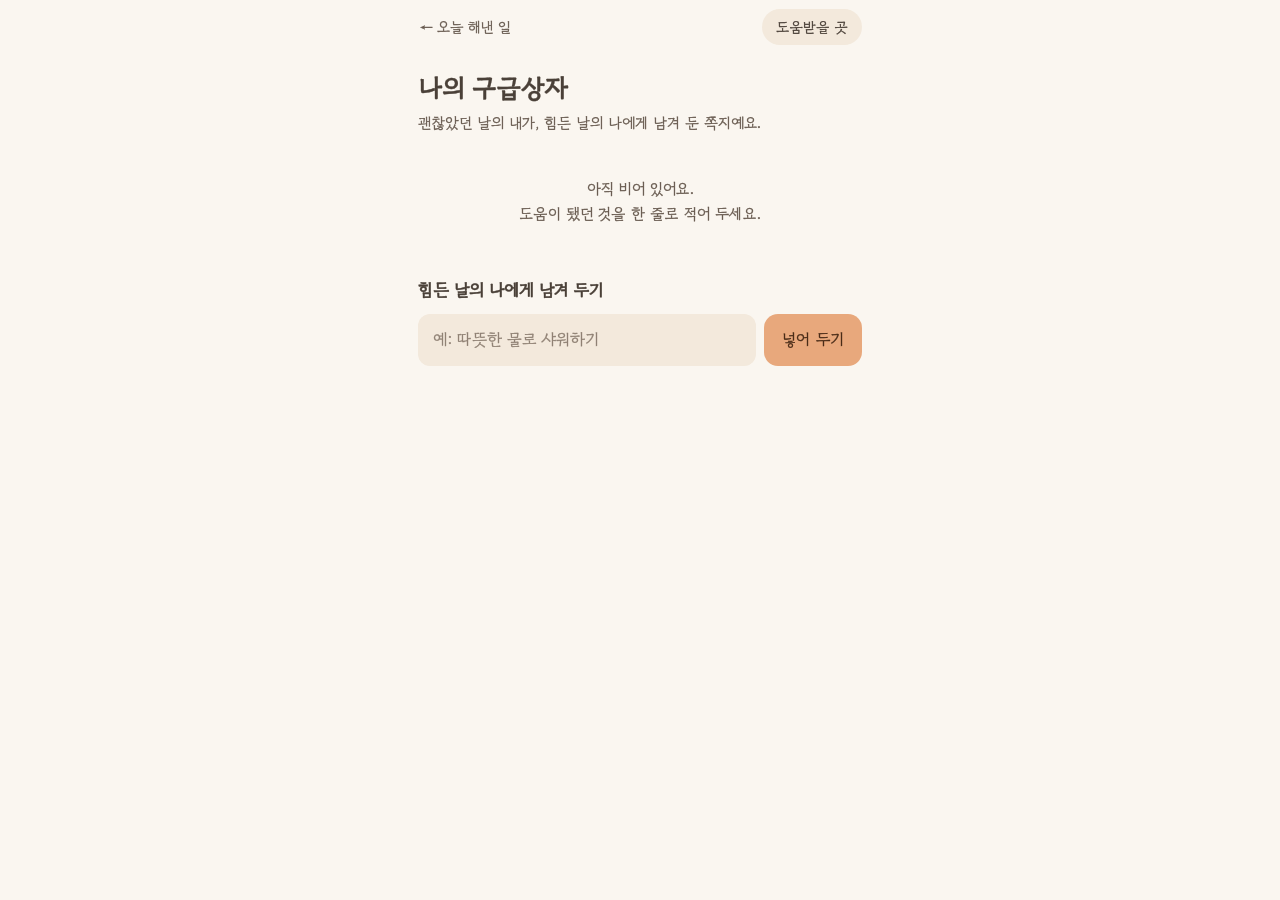
<file: kit.html>
<!doctype html>
<html lang="ko">
<head>
  <meta charset="utf-8" />
  <meta name="viewport" content="width=device-width, initial-scale=1, viewport-fit=cover" />
  <title>나의 구급상자 · 차곡</title>
  <!-- PWA: 폰 홈 화면에 설치하고, 인터넷이 끊겨도 열리게 -->
  <link rel="manifest" href="manifest.webmanifest" />
  <meta name="theme-color" content="#faf6f0" />
  <link rel="icon" href="icon.svg" type="image/svg+xml" />
  <link rel="apple-touch-icon" href="icons/apple-touch-icon.png" />
  <meta name="apple-mobile-web-app-capable" content="yes" />
  <meta name="mobile-web-app-capable" content="yes" />
  <meta name="apple-mobile-web-app-title" content="차곡" />
  <script>
    if ("serviceWorker" in navigator) {
      addEventListener("load", () => navigator.serviceWorker.register("sw.js").catch(() => {}));
    }
  </script>
  <!-- 글꼴을 미리 불러와서, 기본 글씨체가 잠깐 보였다 바뀌는 깜빡임을 막아요 -->
  <link rel="preload" href="fonts/GowunDodum-Regular.woff2" as="font" type="font/woff2" crossorigin />
  <link rel="stylesheet" href="theme.css" />
  <style>
    /* 색·글꼴은 theme.css에서 모든 화면이 함께 써요 */
    main { max-width: 480px; margin: 0 auto; padding: calc(var(--bar-h) + env(safe-area-inset-top)) 18px 60px; }

    /* 위쪽 줄은 스크롤해도 붙어 있어서, "도움받을 곳"이 언제나 한 번에 닿아요 */
    .top {
      display: flex; justify-content: space-between; align-items: center; min-height: 36px;
      /* 화면 위에 고정 (theme.css의 .fixed-bar) */
    }
    .link { color: var(--soft); font-size: 0.9rem; text-decoration: none; padding: 6px 2px; }
    .link:hover, .link:focus-visible { color: var(--text); }

    h1 { font-size: 1.6rem; margin: 14px 0 2px; }
    .sub { color: var(--soft); font-size: 0.92rem; margin: 0 0 20px; }

    /* 꺼내 본 쪽지 */
    .pick {
      background: var(--peach); border-radius: 20px; padding: 20px 20px 16px; margin: 0 0 18px;
      animation: open .35s ease;
    }
    .pick[hidden] { display: none; }
    .pick .from { color: var(--accent-deep); font-size: 0.85rem; margin: 0 0 6px; }
    .pick .text { font-size: 1.25rem; margin: 0; line-height: 1.5; }
    .pick .row { display: flex; justify-content: flex-end; gap: 4px; margin-top: 12px; }
    @keyframes open { from { opacity: 0; transform: translateY(6px); } to { opacity: 1; transform: none; } }

    .pick-btn {
      display: block; width: 100%; margin: 0 0 18px; padding: 14px 18px;
      font: inherit; font-size: 0.98rem; cursor: pointer; text-align: center;
      border: none; border-radius: var(--radius); background: var(--accent-soft); color: var(--text);
    }
    .pick-btn:active { background: var(--peach); }
    .pick-btn[hidden] { display: none; }

    /* 쪽지 목록 */
    .cards { list-style: none; padding: 0; margin: 0 0 16px; display: grid; gap: 10px; }
    .card {
      display: block; width: 100%; text-align: left; cursor: pointer;
      font: inherit; color: inherit; border: none;
      background: var(--card); border-radius: var(--radius); padding: 14px 18px;
      transition: transform .15s ease, background .2s ease;
    }
    .card:active { transform: scale(0.98); background: var(--card-press); }
    .card:focus-visible { outline: var(--border-strong) solid var(--soft); outline-offset: 2px; }
    .card .text { display: block; font-size: 1.05rem; }
    .card .from { display: block; color: var(--soft); font-size: 0.8rem; margin-top: 2px; }
    .card.flash { animation: flash .9s ease; }
    @keyframes flash { 0% { background: var(--peach); } 100% { background: var(--card); } }

    /* 고치는 중인 쪽지 */
    .editor { background: var(--card); border-radius: var(--radius); padding: 12px; }
    .editor .row { display: flex; align-items: center; gap: 6px; margin-top: 10px; flex-wrap: wrap; }
    .editor .row[hidden] { display: none; }
    .editor .grow { margin-right: auto; }
    .ask { width: 100%; margin: 0 0 2px; font-size: 0.92rem; }

    .field {
      display: block; width: 100%; min-width: 0; font: inherit; color: inherit;
      padding: 12px 14px; border: var(--border-field) solid transparent; border-radius: 12px;
      background: var(--bg); outline: none;
    }
    .field::placeholder { color: var(--faint); }
    .field:focus { border-color: var(--accent); }

    .btn {
      font: inherit; font-size: 0.95rem; cursor: pointer; border-radius: 12px; padding: 9px 15px;
      border: none; background: var(--bg); color: var(--text); white-space: nowrap;
    }
    .btn.main { background: var(--accent); color: var(--on-accent); }
    .btn.quiet { background: none; color: var(--soft); }
    .text-link {
      font: inherit; font-size: 0.88rem; cursor: pointer; border: none; background: none;
      color: var(--soft); padding: 8px 2px; text-decoration: underline; text-underline-offset: 3px;
    }

    .empty { color: var(--soft); text-align: center; padding: 22px 10px; font-size: 0.95rem; }

    /* 새 쪽지 넣기 */
    .add-title { font-size: 1.05rem; margin: 30px 0 10px; }
    .add { display: flex; gap: 8px; }
    .add .field { flex: 1; background: var(--card); }
    .add .field:focus { background: var(--bg); }
    .add button {
      font: inherit; border: none; border-radius: 14px; padding: 0 18px;
      background: var(--accent); color: var(--on-accent); cursor: pointer;
      white-space: nowrap; flex-shrink: 0;
    }
    .whisper { color: var(--accent-deep); font-size: 0.88rem; min-height: 1.5em; margin: 8px 2px 0; }

    @media (prefers-reduced-motion: reduce) {
      .pick, .card.flash { animation: none; }
    }
  </style>
</head>
<body>
  <main>
    <div class="top fixed-bar">
      <a class="link" href="index.html" data-back>← 오늘 해낸 일</a>
      <span data-help-slot></span>
    </div>

    <h1>나의 구급상자</h1>
    <p class="sub">괜찮았던 날의 내가, 힘든 날의 나에게 남겨 둔 쪽지예요.</p>

    <section class="pick" id="pick" hidden aria-live="polite">
      <p class="from" id="pickFrom"></p>
      <p class="text" id="pickText"></p>
      <div class="row">
        <button class="btn quiet" id="pickAgain" type="button">다른 쪽지</button>
        <button class="btn quiet" id="pickClose" type="button">접어 두기</button>
      </div>
    </section>
    <button class="pick-btn" id="pickBtn" type="button" hidden>쪽지 하나만 꺼내 보기</button>

    <ul class="cards" id="cards"></ul>

    <h2 class="add-title">힘든 날의 나에게 남겨 두기</h2>
    <form class="add" id="addForm" autocomplete="off">
      <input class="field" id="addInput" maxlength="60" placeholder="예: 따뜻한 물로 샤워하기" />
      <button type="submit">넣어 두기</button>
    </form>
    <p class="whisper" id="whisper" role="status"></p>
  </main>

  <script src="help.js"></script>
  <script src="nav.js"></script>
  <script>
    // 구급상자 쪽지는 이 브라우저 저장소(localStorage)에만 있어요. 어디로도 보내지 않아요.
    // 모양: [{ id, text, at(남긴 날) }]
    const KEY = "chagok.kit.v1";
    const $ = (id) => document.getElementById(id);
    const uid = () => Date.now().toString(36) + Math.random().toString(36).slice(2, 6);

    function load() {
      try {
        const d = JSON.parse(localStorage.getItem(KEY));
        if (Array.isArray(d)) return d;
      } catch (e) {}
      return [];
    }
    function save() {
      try { localStorage.setItem(KEY, JSON.stringify(cards)); } catch (e) {}
    }

    let cards = load();
    let editingId = null;
    let pickedId = null;
    let whisperTimer = null;

    const fromText = (c) =>
      new Date(c.at).toLocaleDateString("ko-KR", { month: "long", day: "numeric" }) + "의 내가 남긴 쪽지";

    function whisper(text) {
      $("whisper").textContent = text;
      clearTimeout(whisperTimer);
      whisperTimer = setTimeout(() => { $("whisper").textContent = ""; }, 3500);
    }

    function render(flashId) {
      const list = $("cards");
      list.innerHTML = "";

      if (cards.length === 0) {
        list.innerHTML = '<li class="empty">아직 비어 있어요.<br>도움이 됐던 것을 한 줄로 적어 두세요.</li>';
      }

      // 최근에 넣은 쪽지가 위에 와요
      [...cards].reverse().forEach((c) => {
        const li = document.createElement("li");
        if (c.id === editingId) li.appendChild(editor(c));
        else {
          const b = document.createElement("button");
          b.type = "button";
          b.className = "card" + (c.id === flashId ? " flash" : "");
          b.dataset.id = c.id;
          const t = document.createElement("span");
          t.className = "text";
          t.textContent = c.text;
          const f = document.createElement("span");
          f.className = "from";
          f.textContent = fromText(c);
          b.append(t, f);
          b.addEventListener("click", () => { editingId = c.id; render(); focusEditor(); });
          li.appendChild(b);
        }
        list.appendChild(li);
      });

      // 쪽지가 두 장 이상이면, 하나만 골라 크게 꺼내 볼 수 있어요
      $("pickBtn").hidden = cards.length < 2 || pickedId !== null;
      $("pickAgain").hidden = cards.length < 2;
      if (pickedId !== null && !cards.some((c) => c.id === pickedId)) closePick();
    }

    // 탭한 쪽지는 그 자리에서 고치거나 뺄 수 있어요
    function editor(c) {
      const box = document.createElement("div");
      box.className = "editor";
      box.innerHTML = `
        <input class="field" maxlength="60" autocomplete="off" aria-label="쪽지 고치기" />
        <div class="row main-row">
          <button class="text-link grow" type="button" data-act="ask">구급상자에서 빼기</button>
          <button class="btn quiet" type="button" data-act="cancel">그대로 두기</button>
          <button class="btn main" type="button" data-act="save">고쳐 두기</button>
        </div>
        <div class="row confirm-row" hidden>
          <p class="ask">이 쪽지를 뺄까요?</p>
          <button class="btn quiet grow" type="button" data-act="keep">그대로 둘래요</button>
          <button class="btn" type="button" data-act="remove">빼기</button>
        </div>`;
      const input = box.querySelector("input");
      input.value = c.text;
      const mainRow = box.querySelector(".main-row"), confirmRow = box.querySelector(".confirm-row");
      const showConfirm = (on) => { mainRow.hidden = on; confirmRow.hidden = !on; input.disabled = on; };

      const done = (flash) => { editingId = null; render(flash); };
      const saveEdit = () => {
        const text = input.value.trim();
        if (!text) { showConfirm(true); return; }   // 다 지우면 뺄지 물어봐요
        if (text !== c.text) { c.text = text; save(); }
        done(c.id);
        if (pickedId === c.id) showPick(c);
      };

      box.addEventListener("click", (e) => {
        const act = e.target.dataset && e.target.dataset.act;
        if (act === "save") saveEdit();
        else if (act === "cancel") done();
        else if (act === "ask") showConfirm(true);
        else if (act === "keep") { showConfirm(false); if (!input.value.trim()) input.value = c.text; input.focus(); }
        else if (act === "remove") {
          cards = cards.filter((x) => x.id !== c.id);
          save();
          done();
          whisper("쪽지를 뺐어요.");
        }
      });
      input.addEventListener("keydown", (e) => {
        if (e.key === "Enter") { e.preventDefault(); saveEdit(); }
        if (e.key === "Escape") done();
      });
      return box;
    }
    function focusEditor() {
      const input = document.querySelector(".editor input");
      if (input) { input.focus(); input.setSelectionRange(input.value.length, input.value.length); }
    }

    // 쪽지 하나 꺼내 보기: 많은 쪽지 대신 하나만 조용히
    function showPick(c) {
      pickedId = c.id;
      $("pickFrom").textContent = "과거의 내가 지금의 나에게";
      $("pickText").textContent = c.text;
      $("pick").hidden = false;
      $("pickAgain").hidden = cards.length < 2;
      $("pickBtn").hidden = true;
    }
    function pickRandom() {
      const others = cards.filter((c) => c.id !== pickedId);
      if (others.length === 0) return;
      showPick(others[Math.floor(Math.random() * others.length)]);
    }
    function closePick() {
      pickedId = null;
      $("pick").hidden = true;
      $("pickBtn").hidden = cards.length < 2;
    }
    $("pickBtn").addEventListener("click", pickRandom);
    $("pickAgain").addEventListener("click", pickRandom);
    $("pickClose").addEventListener("click", closePick);

    $("addForm").addEventListener("submit", (e) => {
      e.preventDefault();
      const text = $("addInput").value.trim();
      if (!text) return;
      const c = { id: uid(), text, at: new Date().toISOString() };
      cards.push(c);
      save();
      $("addInput").value = "";
      editingId = null;
      render(c.id);
      whisper("넣어 뒀어요.");
    });

    render();
  </script>
</body>
</html>
</file>
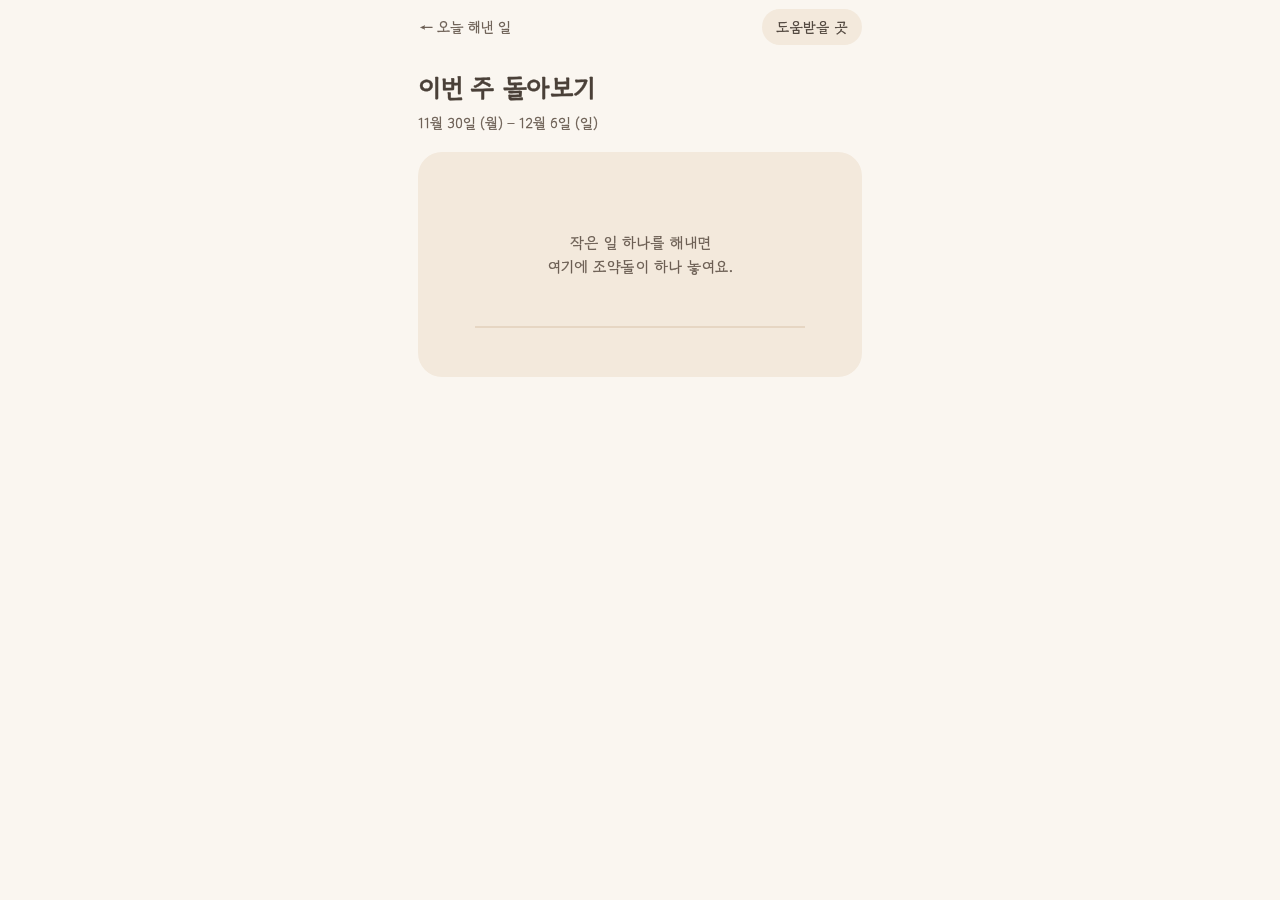
<file: lookback.html>
<!doctype html>
<html lang="ko">
<head>
  <meta charset="utf-8" />
  <meta name="viewport" content="width=device-width, initial-scale=1, viewport-fit=cover" />
  <title>돌아보기 · 차곡</title>
  <!-- PWA: 폰 홈 화면에 설치하고, 인터넷이 끊겨도 열리게 -->
  <link rel="manifest" href="manifest.webmanifest" />
  <meta name="theme-color" content="#faf6f0" />
  <link rel="icon" href="icon.svg" type="image/svg+xml" />
  <link rel="apple-touch-icon" href="icons/apple-touch-icon.png" />
  <meta name="apple-mobile-web-app-capable" content="yes" />
  <meta name="mobile-web-app-capable" content="yes" />
  <meta name="apple-mobile-web-app-title" content="차곡" />
  <script>
    if ("serviceWorker" in navigator) {
      addEventListener("load", () => navigator.serviceWorker.register("sw.js").catch(() => {}));
    }
  </script>
  <!-- 글꼴을 미리 불러와서, 기본 글씨체가 잠깐 보였다 바뀌는 깜빡임을 막아요 -->
  <link rel="preload" href="fonts/GowunDodum-Regular.woff2" as="font" type="font/woff2" crossorigin />
  <link rel="stylesheet" href="theme.css" />
  <style>
    /* 색·글꼴은 theme.css에서 모든 화면이 함께 써요 */
    main { max-width: 480px; margin: 0 auto; padding: calc(var(--bar-h) + env(safe-area-inset-top)) 18px 60px; }

    /* 위쪽 줄은 스크롤해도 붙어 있어서, "도움받을 곳"이 언제나 한 번에 닿아요 */
    .top {
      display: flex; justify-content: space-between; align-items: center; min-height: 36px;
      /* 화면 위에 고정 (theme.css의 .fixed-bar) */
    }
    .link { color: var(--soft); font-size: 0.9rem; text-decoration: none; padding: 6px 2px; }
    .link:hover, .link:focus-visible { color: var(--text); }

    h1 { font-size: 1.6rem; margin: 14px 0 2px; }
    .range { color: var(--soft); font-size: 0.9rem; margin: 0 0 18px; }

    /* 조약돌이 쌓이는 곳 */
    .pile-wrap {
      background: var(--card); border-radius: 24px;
      padding: 26px 14px 16px; margin-bottom: 10px;
    }
    .pile {
      display: flex; flex-wrap: wrap-reverse; justify-content: center; align-content: flex-start;
      gap: 0 2px; min-height: 150px; max-width: 330px; margin: 0 auto;
      padding: 0 0 12px; border-bottom: var(--border-strong) solid #e6d6c3;
    }
    /* 크고 통통한 조약돌: 위는 밝게, 아래는 살짝 그늘지게 */
    .pebble {
      border: none; padding: 0; cursor: pointer; display: block;
      margin: -6px -1px;   /* 위아래·옆 조약돌이 살짝 포개지게 */
      box-shadow:
        inset -5px -7px 0 rgba(120, 66, 34, 0.10),
        inset 4px 5px 8px rgba(255, 255, 255, 0.25),
        0 3px 4px rgba(150, 95, 60, 0.12);
      transition: transform .2s ease;
    }
    .pebble:active { transform: translateY(-3px) rotate(var(--rot)) !important; }
    .pebble:focus-visible { outline: var(--border-strong) solid var(--soft); outline-offset: 2px; }
    /* 털어놓은 조약돌: 바닷가의 유리 조약돌처럼 뽀얗게 비치는 느낌.
       겹친 뒤쪽 돌이 비쳐 지저분해지지 않게, 바탕은 옅은 색으로 채우고 빛만 비치게 해요 */
    .pebble.vent {
      box-shadow:
        inset 0 0 4px 1px rgba(255, 255, 255, 0.45),   /* 가장자리 흰 빛: 선이 아니라 번지듯 부드럽게 */
        inset -4px -6px 10px rgba(214, 140, 96, 0.16),
        inset 3px 4px 10px rgba(255, 255, 255, 0.7),
        0 2px 5px rgba(150, 95, 60, 0.08);
    }
    .mini span.vent { box-shadow: inset 0 0 2px 0.5px rgba(255, 255, 255, 0.55); }
    .day li.vent { cursor: default; color: var(--soft); }
    .day li.vent:active { background: none; }
    .pebble.drop { animation: drop .55s cubic-bezier(.3, 1.4, .5, 1) both; }
    @keyframes drop {
      from { opacity: 0; transform: translateY(-40px) rotate(var(--rot)); }
      to   { opacity: 1; transform: translateY(0) rotate(var(--rot)); }
    }
    .pile-empty { color: var(--soft); text-align: center; font-size: 0.95rem; align-self: center; padding: 20px 8px; }
    .count { text-align: center; margin: 12px 0 0; font-size: 0.98rem; white-space: pre-line; }
    .caption { text-align: center; color: var(--soft); font-size: 0.88rem; min-height: 1.5em; margin: 4px 0 0; }

    /* 날마다 해낸 것 */
    h2 { font-size: 1.05rem; margin: 28px 0 8px; }
    .day { padding: 12px 2px; border-bottom: var(--border) solid var(--line); }
    .day-head { display: flex; align-items: center; gap: 8px; margin-bottom: 4px; }
    .day-head strong { font-size: 0.98rem; }
    .day-head .today { font-size: 0.75rem; color: var(--accent-deep); background: var(--accent-soft); border-radius: 999px; padding: 1px 8px; }
    /* 그날의 날씨: 일기장 귀퉁이에 적는 것처럼 작게 */
    .weather { display: inline-flex; width: 22px; height: 22px; flex-shrink: 0; }
    .weather svg { width: 100%; height: 100%; }
    .mini { display: flex; gap: 2px; margin-left: auto; flex-wrap: wrap; justify-content: flex-end; max-width: 50%; }
    .mini span { width: 13px; height: 10px; border-radius: 50%; }
    .day ul { list-style: none; padding: 0; margin: 0; }
    .day li {
      display: flex; gap: 10px; font-size: 0.95rem; padding: 6px 4px; margin: 0 -4px;
      border-radius: 8px; cursor: pointer;
    }
    .day li:active { background: var(--accent-soft); }
    .day li:focus-visible { outline: var(--border-strong) solid var(--soft); outline-offset: 1px; }
    .day li time { color: var(--soft); font-size: 0.85rem; min-width: 4.2em; padding-top: 1px; }
    .day li .memo { display: block; color: var(--soft); font-size: 0.85rem; }
    .day li .memo.hint { color: var(--faint); font-size: 0.8rem; }
    .quiet-note { color: var(--soft); font-size: 0.85rem; text-align: center; margin: 22px 0 0; }

    @media (prefers-reduced-motion: reduce) {
      .pebble.drop { animation: none; }
    }
  </style>
</head>
<body>
  <main>
    <div class="top fixed-bar">
      <a class="link" href="index.html" data-back>← 오늘 해낸 일</a>
      <span data-help-slot></span>
    </div>

    <h1>이번 주 돌아보기</h1>
    <p class="range" id="range"></p>

    <section class="pile-wrap" aria-label="이번 주에 쌓인 조약돌">
      <div class="pile" id="pile"></div>
      <p class="count" id="count"></p>
      <p class="caption" id="caption" role="status"></p>
    </section>

    <div id="days"></div>
  </main>

  <script src="help.js"></script>
  <script src="nav.js"></script>
  <script src="record-sheet.js"></script>
  <script src="mood.js"></script>
  <script>
    // 이 화면은 "오늘 해낸 일"에서 쌓은 기록을 보여 줘요.
    // 기록을 고치거나 빼는 일은 record-sheet.js의 작은 창에서만 해요.
    const KEY = "overcome.v1";
    const $ = (id) => document.getElementById(id);

    function load() {
      try {
        const data = JSON.parse(localStorage.getItem(KEY));
        if (data && Array.isArray(data.records)) return data;
      } catch (e) {}
      return { items: [], records: [] };
    }
    // 털어놓기를 마친 시간들 (vent.html이 남겨요. 글 내용은 없어요)
    const VENTED_KEY = "chagok.vented.v1";
    function loadVented() {
      try {
        const list = JSON.parse(localStorage.getItem(VENTED_KEY));
        if (Array.isArray(list)) return list.filter((v) => v && typeof v.at === "string");
      } catch (e) {}
      return [];
    }
    const VENT_NAME = "털어놓았어요";
    // 기분이 "비가 와요"인 날, 쉬어 가기로 한 시간 (홈이 남겨요. 내용은 없어요)
    const REST_KEY = "chagok.rest.v1";
    function loadRest() {
      try {
        const list = JSON.parse(localStorage.getItem(REST_KEY));
        if (Array.isArray(list)) return list.filter((v) => v && typeof v.at === "string");
      } catch (e) {}
      return [];
    }
    const REST_NAME = "쉬어 가기로 했어요";
    const REST_TONE = "#d9b89a";   // 쉬어 간 조약돌: 살구보다 모래에 가까운 뽀얀 색
    // 조약돌 색을 크림과 섞어 뽀얗게 만들어요 (amount: 원래 색이 남는 정도)
    const ventColor = (c, amount = 0.42) => {
      const n = parseInt(c.slice(1), 16), cream = [253, 248, 242];
      const ch = [n >> 16, (n >> 8) & 255, n & 255].map((v, i) => Math.round(v * amount + cream[i] * (1 - amount)));
      return `rgb(${ch.join(", ")})`;
    };
    const ventFill = (c) =>
      `radial-gradient(ellipse at 30% 26%, rgba(255,255,255,.85), rgba(255,255,255,0) 34%),` +
      `radial-gradient(ellipse at 72% 80%, rgba(255,255,255,.35), rgba(255,255,255,0) 30%),` +
      `linear-gradient(165deg, ${ventColor(c, 0.34)}, ${ventColor(c, 0.58)})`;

    // 이번 주: 월요일 0시부터 다음 주 월요일 0시 전까지 (내 기기 시간 기준)
    const now = new Date();
    const weekStart = new Date(now.getFullYear(), now.getMonth(), now.getDate() - ((now.getDay() + 6) % 7));
    const weekEnd = new Date(weekStart.getFullYear(), weekStart.getMonth(), weekStart.getDate() + 7);
    const dayKey = (d) => `${d.getFullYear()}-${d.getMonth() + 1}-${d.getDate()}`;
    const todayKey = dayKey(now);

    const fmtDay = (d) => d.toLocaleDateString("ko-KR", { month: "long", day: "numeric", weekday: "long" });
    const fmtShort = (d) => d.toLocaleDateString("ko-KR", { month: "long", day: "numeric", weekday: "short" });
    const fmtTime = (d) => d.toLocaleTimeString("ko-KR", { hour: "numeric", minute: "2-digit" });
    const lastDay = new Date(weekEnd.getTime() - 1);
    $("range").textContent = `${fmtShort(weekStart)} – ${fmtShort(lastDay)}`;


    // 조약돌 모양: 기록마다 정해진 모양이라, 다시 열어도 같은 조약돌이에요
    const COLORS = ["#e09a6b", "#e8a87c", "#eeb48c", "#f2c4a0"];   // theme.css의 --pebble-1~4와 같은 색
    function hash(str) {
      let h = 2166136261;
      for (const c of str) { h ^= c.codePointAt(0); h = Math.imul(h, 16777619); }
      return h >>> 0;
    }
    function pebbleLook(id) {
      const h = hash(id);
      const pick = (n, shift) => (h >>> shift) % n;
      const w = 50 + pick(14, 0);          // 50~63px: 크게
      const ht = 38 + pick(9, 4);          // 38~46px: 통통하게 (너비의 70~80%)
      const rot = pick(21, 8) - 10;        // -10~10도
      const color = COLORS[pick(COLORS.length, 13)];
      const a = 46 + pick(10, 16), b = 44 + pick(12, 20);
      return { w, ht, rot, color, radius: `${a}% ${100 - a}% ${b}% ${100 - b}% / ${56 + pick(8, 24)}% ${54 + pick(8, 26)}% ${44 - pick(6, 28)}% ${42 + pick(6, 29)}%` };
    }

    // 기록을 탭하면 "오늘 내가 해낸 것"과 같은 작은 창이 열려요.
    // 고치거나 뺀 뒤에는 조약돌이 다시 떨어지지 않고 조용히 바뀌어요.
    const openSheet = (id) => openRecordSheet(id, () => render(false));
    const tappable = (el, id) => {
      el.tabIndex = 0;
      el.setAttribute("role", "button");
      el.addEventListener("click", () => openSheet(id));
      el.addEventListener("keydown", (e) => { if (e.key === "Enter" || e.key === " ") { e.preventDefault(); openSheet(id); } });
    };

    function render(animate) {
      const records = load().records
        .concat(loadVented().map((v) => ({ id: v.id, at: v.at, name: VENT_NAME, vent: true })))
        .concat(loadRest().map((v) => ({ id: v.id, at: v.at, name: REST_NAME, vent: true, rest: true })))
        .map((r) => ({ ...r, date: new Date(r.at) }))
        .filter((r) => r.date >= weekStart && r.date < weekEnd)
        .sort((a, b) => a.date - b.date);   // 먼저 해낸 것이 아래에 깔려요

      // 조약돌 쌓기
      const pile = $("pile");
      pile.innerHTML = "";
      if (records.length === 0) {
        pile.innerHTML = '<p class="pile-empty">작은 일 하나를 해내면<br>여기에 조약돌이 하나 놓여요.</p>';
        $("count").textContent = "";
        $("caption").textContent = "";
      } else {
        const totalDrop = Math.min(1400, records.length * 90);
        records.forEach((r, i) => {
          const look = pebbleLook(r.id);
          const p = document.createElement("button");
          p.type = "button";
          p.className = "pebble" + (r.vent ? " vent" : "") + (animate ? " drop" : "");
          p.style.width = look.w + "px";
          p.style.height = look.ht + "px";
          p.style.background = r.vent ? ventFill(r.rest ? REST_TONE : look.color)
            : `radial-gradient(circle at 32% 30%, rgba(255,255,255,.45), transparent 45%), ${look.color}`;
          p.style.borderRadius = look.radius;
          p.style.setProperty("--rot", look.rot + "deg");
          p.style.transform = `rotate(${look.rot}deg)`;
          if (animate) p.style.animationDelay = (records.length > 1 ? (i / (records.length - 1)) * totalDrop : 0) + "ms";
          p.setAttribute("aria-label", `${fmtShort(r.date)} ${fmtTime(r.date)} · ${r.name}`);
          // 털어놓은·쉬어 간 조약돌은 고칠 것이 없어서, 언제였는지만 조용히 알려 줘요
          p.addEventListener("click", () => r.vent
            ? ($("caption").textContent = `${fmtShort(r.date)} ${fmtTime(r.date)} · ` +
                (r.rest ? "쉬어 가기로 했어요." : "털어놓았어요. 그것도 해낸 거예요."))
            : openSheet(r.id));
          pile.appendChild(p);
        });
        const vents = records.filter((r) => r.vent && !r.rest).length;
        const rests = records.filter((r) => r.rest).length;
        const parts = [vents && `털어놓은 것 ${vents}개`, rests && `쉬어 간 것 ${rests}개`].filter(Boolean);
        $("count").textContent = `이번 주에 조약돌 ${records.length}개가 쌓였어요.` +
          (parts.length ? "\n" + parts.join(" · ").replace(/ (?=\d)/g, "\u00a0") : "");
        $("caption").textContent = "조약돌을 누르면 기록을 볼 수 있어요.";
      }

      // 날마다 해낸 것: 해낸 것이 있는 날만 보여 줘요 (빈 날은 따로 표시하지 않아요)
      const byDay = new Map();
      for (const r of records) {
        const k = dayKey(r.date);
        if (!byDay.has(k)) byDay.set(k, { date: r.date, list: [] });
        byDay.get(k).list.push(r);
      }
      // 그날 마지막으로 고른 날씨 (고르지 않은 날은 아무것도 없어요)
      const weatherByDay = new Map();
      for (const m of window.chagokMood.load().sort((a, b) => new Date(a.at) - new Date(b.at))) {
        weatherByDay.set(dayKey(new Date(m.at)), m.level);
      }

      const days = $("days");
      days.innerHTML = "";
      if (byDay.size > 0) {
        const h2 = document.createElement("h2");
        h2.textContent = "이번 주에 내가 해낸 것";
        days.appendChild(h2);
      }
      for (const [k, { date, list }] of byDay) {
        const box = document.createElement("div");
        box.className = "day";

        const head = document.createElement("div");
        head.className = "day-head";
        const title = document.createElement("strong");
        title.textContent = fmtDay(date);
        head.appendChild(title);
        if (weatherByDay.has(k)) {
          const level = weatherByDay.get(k);
          const w = document.createElement("span");
          w.className = "weather";
          w.setAttribute("role", "img");
          w.setAttribute("aria-label", "이날의 날씨: " + window.chagokMood.MOODS.find((x) => x.level === level).label);
          w.innerHTML = window.chagokMood.svg(level);
          head.appendChild(w);
        }
        if (k === todayKey) {
          const t = document.createElement("span");
          t.className = "today";
          t.textContent = "오늘";
          head.appendChild(t);
        }
        const mini = document.createElement("span");
        mini.className = "mini";
        mini.setAttribute("aria-hidden", "true");
        for (const r of list) {
          const s = document.createElement("span");
          const c = pebbleLook(r.id).color;
          s.style.background = r.vent ? ventColor(r.rest ? REST_TONE : c) : c;
          if (r.vent) s.className = "vent";
          mini.appendChild(s);
        }
        head.appendChild(mini);
        box.appendChild(head);

        // 기록 하나에 한 줄씩: 탭하면 메모를 쓰거나 고치고, 잘못 누른 기록은 뺄 수 있어요
        const ul = document.createElement("ul");
        for (const r of list) {
          const li = document.createElement("li");
          const t = document.createElement("time");
          t.textContent = fmtTime(r.date);
          const s = document.createElement("span");
          s.textContent = r.name;
          if (r.vent) {
            li.className = "vent";   // 털어놓은 기록은 이름과 시간뿐이에요
          } else {
            const m = document.createElement("span");
            m.className = "memo" + (r.memo ? "" : " hint");
            m.textContent = r.memo || "탭해서 한 줄 남기기";
            s.appendChild(m);
            tappable(li, r.id);
          }
          li.append(t, s);
          ul.appendChild(li);
        }
        box.appendChild(ul);
        days.appendChild(box);
      }
      // 이번 주에 지나간 날 중 기록이 없는 날이 있을 때만, 개수 없이 조용히 한마디
      const passedDays = Math.floor((new Date(now.getFullYear(), now.getMonth(), now.getDate()) - weekStart) / 86400000) + 1;
      if (byDay.size > 0 && byDay.size < passedDays) {
        const note = document.createElement("p");
        note.className = "quiet-note";
        note.textContent = "쉬어 간 날도 이번 주의 일부예요.";
        days.appendChild(note);
      }
    }

    render(true);
  </script>
</body>
</html>
</file>
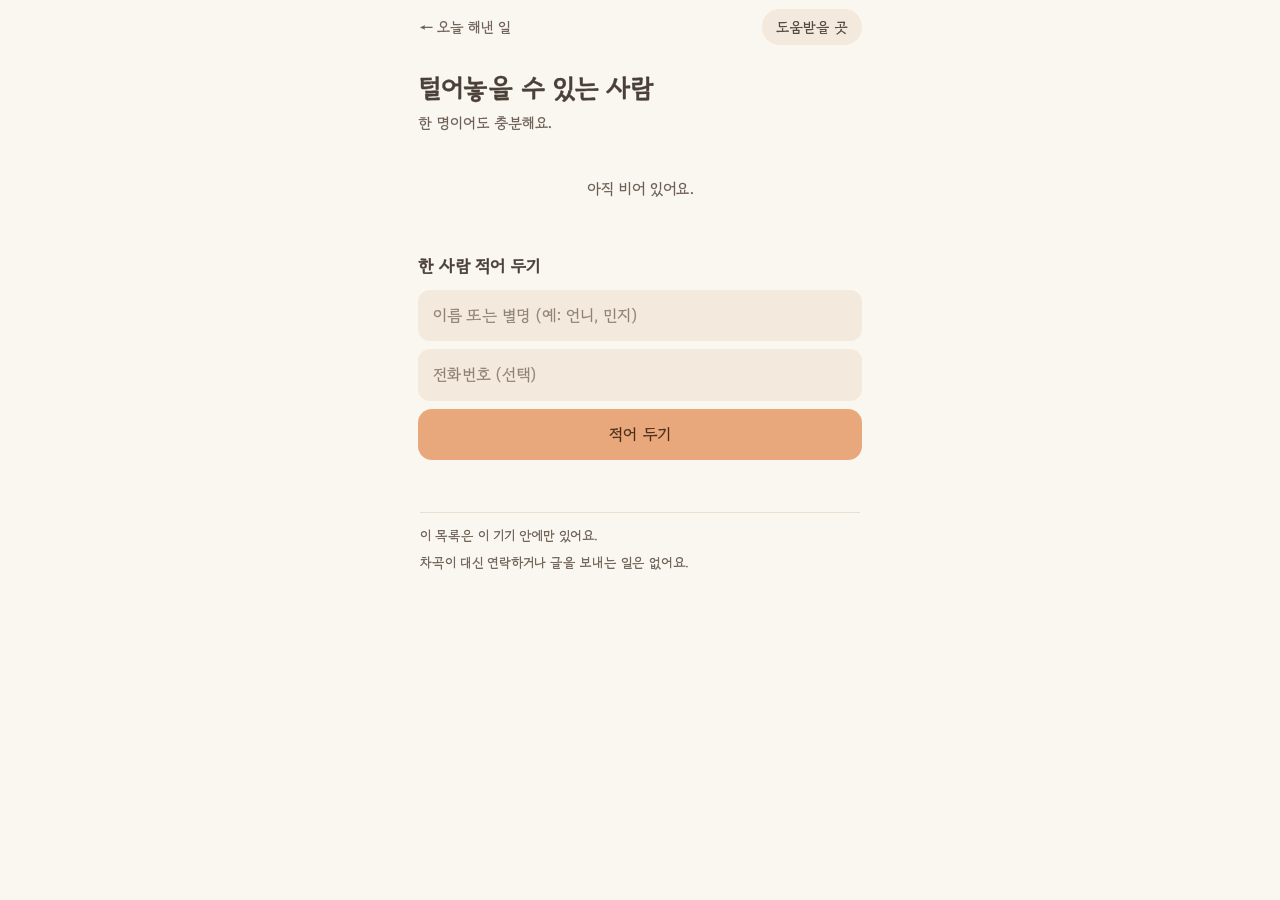
<file: people.html>
<!doctype html>
<html lang="ko">
<head>
  <meta charset="utf-8" />
  <meta name="viewport" content="width=device-width, initial-scale=1, viewport-fit=cover" />
  <title>털어놓을 수 있는 사람 · 차곡</title>
  <!-- PWA: 폰 홈 화면에 설치하고, 인터넷이 끊겨도 열리게 -->
  <link rel="manifest" href="manifest.webmanifest" />
  <meta name="theme-color" content="#faf6f0" />
  <link rel="icon" href="icon.svg" type="image/svg+xml" />
  <link rel="apple-touch-icon" href="icons/apple-touch-icon.png" />
  <meta name="apple-mobile-web-app-capable" content="yes" />
  <meta name="mobile-web-app-capable" content="yes" />
  <meta name="apple-mobile-web-app-title" content="차곡" />
  <script>
    if ("serviceWorker" in navigator) {
      addEventListener("load", () => navigator.serviceWorker.register("sw.js").catch(() => {}));
    }
  </script>
  <!-- 글꼴을 미리 불러와서, 기본 글씨체가 잠깐 보였다 바뀌는 깜빡임을 막아요 -->
  <link rel="preload" href="fonts/GowunDodum-Regular.woff2" as="font" type="font/woff2" crossorigin />
  <link rel="stylesheet" href="theme.css" />
  <style>
    /* 색·글꼴은 theme.css에서 모든 화면이 함께 써요 */
    main { max-width: 480px; margin: 0 auto; padding: calc(var(--bar-h) + env(safe-area-inset-top)) 18px 60px; }
    .top {
      display: flex; justify-content: space-between; align-items: center; min-height: 36px;
      /* 화면 위에 고정 (theme.css의 .fixed-bar) */
    }
    .link { color: var(--soft); font-size: 0.9rem; text-decoration: none; padding: 6px 2px; }
    .link:hover, .link:focus-visible { color: var(--text); }

    h1 { font-size: 1.6rem; margin: 14px 0 2px; }
    .sub { color: var(--soft); font-size: 0.92rem; margin: 0 0 20px; }

    .people { list-style: none; padding: 0; margin: 0 0 16px; display: grid; gap: 10px; }
    .person { background: var(--card); border-radius: var(--radius); padding: 12px 12px 12px 18px; display: flex; align-items: center; gap: 8px; }
    .person.flash { animation: flash .9s ease; }
    @keyframes flash { 0% { background: var(--peach); } 100% { background: var(--card); } }
    .pwho {
      flex: 1; min-width: 0; text-align: left; cursor: pointer; font: inherit; color: inherit;
      border: none; background: none; padding: 4px 0;
    }
    .pwho .name { display: block; font-size: 1.08rem; }
    .pwho .phone { display: block; color: var(--soft); font-size: 0.82rem; }
    .pwho .phone.none { color: var(--faint); }
    .pwho:focus-visible { outline: var(--border-strong) solid var(--soft); outline-offset: 2px; border-radius: 8px; }
    .acts { display: flex; gap: 6px; flex-shrink: 0; }
    .act {
      font: inherit; font-size: 0.9rem; text-decoration: none; white-space: nowrap;
      border-radius: 999px; padding: 7px 13px; background: var(--bg); color: var(--text);
    }
    .act:active { background: var(--accent-soft); }

    /* 고치는 중 */
    .editor { background: var(--card); border-radius: var(--radius); padding: 12px; display: grid; gap: 8px; }
    .editor .row { display: flex; align-items: center; gap: 6px; flex-wrap: wrap; margin-top: 2px; }
    .editor .row[hidden] { display: none; }
    .editor .grow { margin-right: auto; }
    .ask { width: 100%; margin: 0 0 2px; font-size: 0.92rem; }

    .field {
      display: block; width: 100%; min-width: 0; font: inherit; color: inherit;
      padding: 12px 14px; border: var(--border-field) solid transparent; border-radius: 12px;
      background: var(--bg); outline: none;
    }
    .field::placeholder { color: var(--faint); }
    .field:focus { border-color: var(--accent); }

    .btn {
      font: inherit; font-size: 0.95rem; cursor: pointer; border-radius: 12px; padding: 9px 15px;
      border: none; background: var(--bg); color: var(--text); white-space: nowrap;
    }
    .btn.main { background: var(--accent); color: var(--on-accent); }
    .btn.quiet { background: none; color: var(--soft); }
    .text-link {
      font: inherit; font-size: 0.88rem; cursor: pointer; border: none; background: none;
      color: var(--soft); padding: 8px 2px; text-decoration: underline; text-underline-offset: 3px;
    }

    .empty { color: var(--soft); text-align: center; padding: 22px 10px; font-size: 0.95rem; }

    .add-title { font-size: 1.05rem; margin: 30px 0 10px; }
    .add { display: grid; gap: 8px; }
    .add .field { background: var(--card); }
    .add .field:focus { background: var(--bg); }
    .add button {
      font: inherit; border: none; border-radius: 14px; padding: 13px 18px;
      background: var(--accent); color: var(--on-accent); cursor: pointer; white-space: nowrap;
    }
    .whisper { color: var(--accent-deep); font-size: 0.88rem; min-height: 1.5em; margin: 8px 2px 0; }
    .note { color: var(--soft); font-size: 0.82rem; margin: 22px 2px 0; border-top: var(--border) solid var(--line); padding-top: 12px; }
    .note p { margin: 0 0 6px; }

    @media (prefers-reduced-motion: reduce) { .person.flash { animation: none; } }
  </style>
</head>
<body>
  <main>
    <div class="top fixed-bar">
      <a class="link" href="index.html" data-back>← 오늘 해낸 일</a>
      <span data-help-slot></span>
    </div>

    <h1>털어놓을 수 있는 사람</h1>
    <p class="sub">한 명이어도 충분해요.</p>

    <ul class="people" id="people"></ul>

    <h2 class="add-title">한 사람 적어 두기</h2>
    <form class="add" id="addForm" autocomplete="off">
      <input class="field" id="addName" maxlength="30" placeholder="이름 또는 별명 (예: 언니, 민지)" />
      <input class="field" id="addPhone" type="tel" inputmode="tel" maxlength="20" placeholder="전화번호 (선택)" />
      <button type="submit">적어 두기</button>
    </form>
    <p class="whisper" id="whisper" role="status"></p>

    <div class="note">
      <p>이 목록은 이 기기 안에만 있어요.</p>
      <p>차곡이 대신 연락하거나 글을 보내는 일은 없어요.</p>
    </div>
  </main>

  <script src="help.js"></script>
  <script src="nav.js"></script>
  <script src="people.js"></script>
  <script>
    const $ = (id) => document.getElementById(id);
    const uid = () => Date.now().toString(36) + Math.random().toString(36).slice(2, 6);
    const P = window.chagokPeople;

    let list = P.load();
    let editingId = null;
    let whisperTimer = null;
    const save = () => P.save(list);

    function whisper(text) {
      $("whisper").textContent = text;
      clearTimeout(whisperTimer);
      whisperTimer = setTimeout(() => { $("whisper").textContent = ""; }, 3500);
    }

    function render(flashId) {
      const ul = $("people");
      ul.innerHTML = "";
      if (list.length === 0) {
        ul.innerHTML = '<li class="empty">아직 비어 있어요.</li>';
      }
      for (const p of list) {
        const li = document.createElement("li");
        if (p.id === editingId) { li.appendChild(editor(p)); ul.appendChild(li); continue; }
        li.className = "person" + (p.id === flashId ? " flash" : "");

        const who = document.createElement("button");
        who.type = "button";
        who.className = "pwho";
        who.setAttribute("aria-label", p.name + " 고치기");
        const n = document.createElement("span");
        n.className = "name";
        n.textContent = p.name;
        const ph = document.createElement("span");
        ph.className = "phone" + (p.phone ? "" : " none");
        ph.textContent = p.phone || "탭해서 고치기";
        who.append(n, ph);
        who.addEventListener("click", () => { editingId = p.id; render(); focusEditor(); });

        const acts = document.createElement("span");
        acts.className = "acts";
        P.contactLinks(p).forEach((a) => { a.className = "act"; acts.appendChild(a); });

        li.append(who, acts);
        ul.appendChild(li);
      }
    }

    function editor(p) {
      const box = document.createElement("div");
      box.className = "editor";
      box.innerHTML = `
        <input class="field" data-f="name" maxlength="30" autocomplete="off" aria-label="이름 또는 별명" placeholder="이름 또는 별명" />
        <input class="field" data-f="phone" type="tel" inputmode="tel" maxlength="20" autocomplete="off" aria-label="전화번호 (선택)" placeholder="전화번호 (선택)" />
        <div class="row main-row">
          <button class="text-link grow" type="button" data-act="ask">목록에서 빼기</button>
          <button class="btn quiet" type="button" data-act="cancel">그대로 두기</button>
          <button class="btn main" type="button" data-act="save">고쳐 두기</button>
        </div>
        <div class="row confirm-row" hidden>
          <p class="ask">${"이 사람을 목록에서 뺄까요?"}</p>
          <button class="btn quiet grow" type="button" data-act="keep">그대로 둘래요</button>
          <button class="btn" type="button" data-act="remove">빼기</button>
        </div>`;
      const name = box.querySelector('[data-f="name"]'), phone = box.querySelector('[data-f="phone"]');
      name.value = p.name;
      phone.value = p.phone || "";
      const mainRow = box.querySelector(".main-row"), confirmRow = box.querySelector(".confirm-row");
      const showConfirm = (on) => { mainRow.hidden = on; confirmRow.hidden = !on; name.disabled = phone.disabled = on; };
      const done = (flash) => { editingId = null; render(flash); };
      const saveEdit = () => {
        const nv = name.value.trim(), pv = phone.value.trim();
        if (!nv) { showConfirm(true); return; }   // 이름을 다 지우면 뺄지 물어봐요
        p.name = nv;
        if (pv) p.phone = pv; else delete p.phone;
        save();
        done(p.id);
      };
      box.addEventListener("click", (e) => {
        const act = e.target.dataset && e.target.dataset.act;
        if (act === "save") saveEdit();
        else if (act === "cancel") done();
        else if (act === "ask") showConfirm(true);
        else if (act === "keep") { showConfirm(false); if (!name.value.trim()) name.value = p.name; name.focus(); }
        else if (act === "remove") {
          list = list.filter((x) => x.id !== p.id);
          save();
          done();
          whisper("목록에서 뺐어요.");
        }
      });
      [name, phone].forEach((el) => el.addEventListener("keydown", (e) => {
        if (e.key === "Enter") { e.preventDefault(); saveEdit(); }
        if (e.key === "Escape") done();
      }));
      return box;
    }
    function focusEditor() {
      const el = document.querySelector('.editor [data-f="name"]');
      if (el) { el.focus(); el.setSelectionRange(el.value.length, el.value.length); }
    }

    $("addForm").addEventListener("submit", (e) => {
      e.preventDefault();
      const name = $("addName").value.trim();
      const phone = $("addPhone").value.trim();
      if (!name) { $("addName").focus(); return; }
      const p = { id: uid(), name, at: new Date().toISOString() };
      if (phone) p.phone = phone;
      list.push(p);
      save();
      $("addName").value = "";
      $("addPhone").value = "";
      editingId = null;
      render(p.id);
      whisper("적어 뒀어요.");
    });

    render();
  </script>
</body>
</html>
</file>
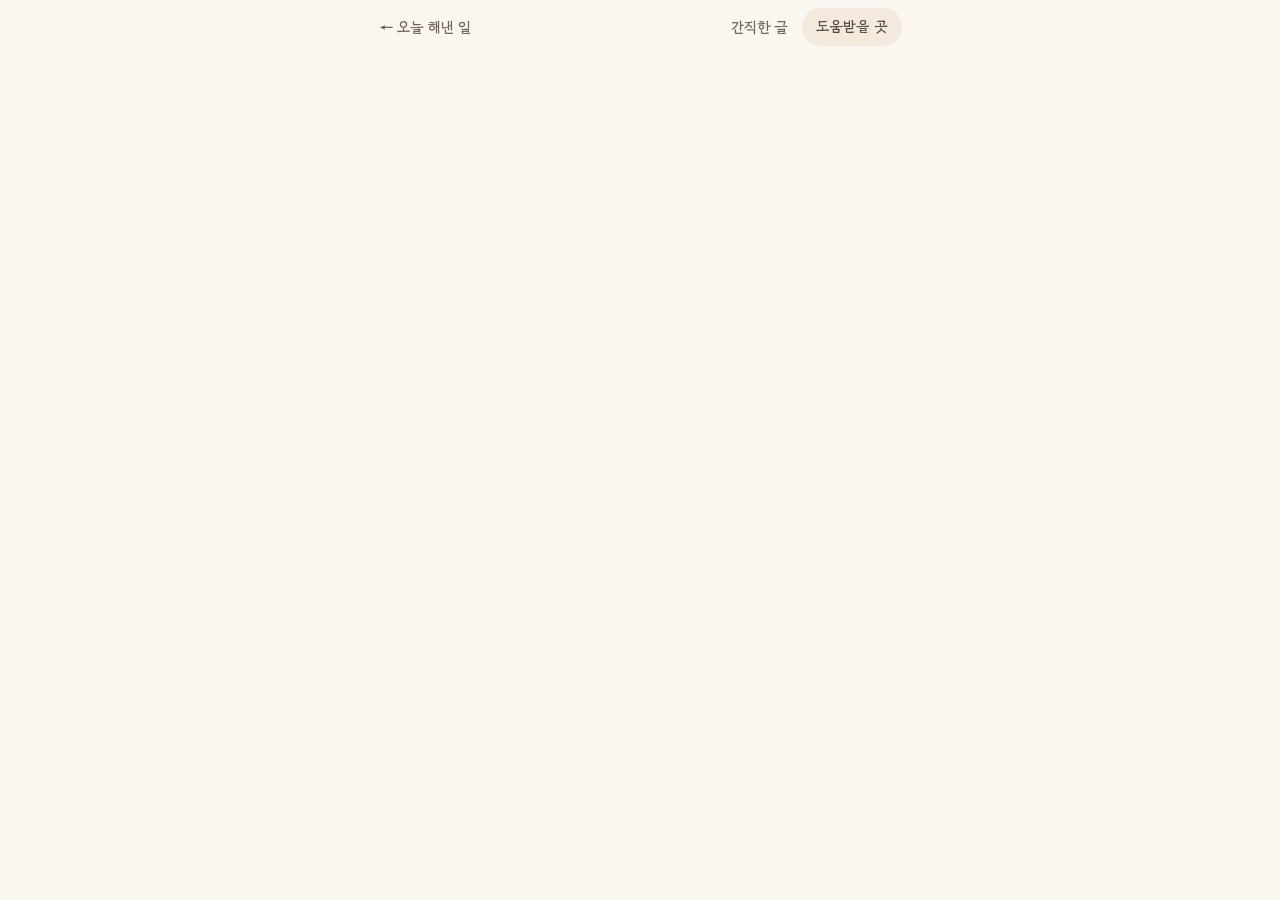
<file: vent.html>
<!doctype html>
<html lang="ko">
<head>
  <meta charset="utf-8" />
  <meta name="viewport" content="width=device-width, initial-scale=1, viewport-fit=cover" />
  <title>털어놓기 · 차곡</title>
  <!-- PWA: 폰 홈 화면에 설치하고, 인터넷이 끊겨도 열리게 -->
  <link rel="manifest" href="manifest.webmanifest" />
  <meta name="theme-color" content="#faf6f0" />
  <link rel="icon" href="icon.svg" type="image/svg+xml" />
  <link rel="apple-touch-icon" href="icons/apple-touch-icon.png" />
  <meta name="apple-mobile-web-app-capable" content="yes" />
  <meta name="mobile-web-app-capable" content="yes" />
  <meta name="apple-mobile-web-app-title" content="차곡" />
  <script>
    if ("serviceWorker" in navigator) {
      addEventListener("load", () => navigator.serviceWorker.register("sw.js").catch(() => {}));
    }
  </script>
  <!-- 글꼴을 미리 불러와서, 기본 글씨체가 잠깐 보였다 바뀌는 깜빡임을 막아요 -->
  <link rel="preload" href="fonts/GowunDodum-Regular.woff2" as="font" type="font/woff2" crossorigin />
  <link rel="stylesheet" href="theme.css" />
  <style>
    /* 색·글꼴은 theme.css에서 모든 화면이 함께 써요 */
    html, body { height: 100%; }
    :root { --page-w: 560px; }
    body { line-height: 1.7; }
    main {
      max-width: 560px; margin: 0 auto; min-height: 100%;
      display: flex; flex-direction: column;
      padding: calc(var(--bar-h) + env(safe-area-inset-top)) 18px 24px;
    }

    /* 위쪽: 아주 조용한 길잡이 */
    /* 위쪽 줄은 스크롤해도 붙어 있어서, "도움받을 곳"이 언제나 한 번에 닿아요 */
    .top {
      display: flex; justify-content: space-between; align-items: center; min-height: 36px;
      /* 화면 위에 고정 (theme.css의 .fixed-bar) */
    }
    .link {
      border: none; background: none; color: var(--soft);
      font: inherit; font-size: 0.9rem; cursor: pointer; padding: 6px 2px;
      text-decoration: none;
    }
    .link:hover, .link:focus-visible { color: var(--text); }
    .top-right { display: flex; align-items: center; gap: 12px; }

    /* 쓰는 곳 */
    .paper { position: relative; flex: 1; display: flex; margin-top: 8px; }
    textarea, .scatter {
      font: inherit; font-size: 1.1rem; line-height: 1.8; color: inherit;
      width: 100%; padding: 8px 2px; margin: 0;
      white-space: pre-wrap; word-break: break-word;
    }
    textarea {
      flex: 1; min-height: 60vh;
      border: none; outline: none; resize: none; background: transparent;
      caret-color: var(--accent);
    }
    .scatter { position: absolute; inset: 0; pointer-events: none; overflow: visible; }
    .scatter span { display: inline-block; white-space: pre; }

    /* 아래쪽 버튼들 */
    .actions {
      display: flex; gap: 10px; justify-content: flex-end; flex-wrap: wrap;
      min-height: 52px; padding-top: 12px;
      transition: opacity .4s ease;
    }
    .actions[hidden] { display: none; }
    .btn {
      font: inherit; border-radius: 14px; padding: 12px 18px; cursor: pointer;
      border: none; background: var(--card); color: var(--text); white-space: nowrap;
    }
    .btn:active { background: var(--card-press); }
    .btn.main { background: var(--accent); color: var(--on-accent); }
    .btn.quiet { border-color: transparent; background: none; color: var(--soft); }
    .fade-in { animation: fadeIn .5s ease; }
    @keyframes fadeIn { from { opacity: 0; transform: translateY(6px); } to { opacity: 1; transform: none; } }

    /* 다 쓴 뒤 잠깐 보이는 말 */
    .whisper {
      position: fixed; left: 0; right: 0; top: 42%;
      text-align: center; color: var(--soft); font-size: 1rem;
      opacity: 0; transition: opacity .8s ease; pointer-events: none;
    }
    .whisper.show { opacity: 1; }

    /* 간직한 글 */
    .kept[hidden], .write[hidden] { display: none; }
    .kept h1 { font-size: 1.45rem; margin: 12px 0 2px; }
    .kept .sub { color: var(--soft); font-size: 0.88rem; margin: 0 0 18px; }
    .kept ul { list-style: none; padding: 0; margin: 0; display: grid; gap: 12px; }
    .kept li {
      background: var(--card); border-radius: var(--radius);
      padding: 14px 16px 10px; position: relative;
    }
    .kept time { color: var(--soft); font-size: 0.82rem; }
    .kept .body { white-space: pre-wrap; word-break: break-word; margin: 6px 0 4px; }
    .kept .row { text-align: right; }
    .kept .empty { color: var(--soft); text-align: center; padding: 40px 12px; background: none; border: none; }
    /* 흩어지는 글자가 원래 글과 똑같은 자리·크기에서 시작하도록 */
    .kept .kept-layer {
      position: absolute; inset: auto; margin: 0; padding: 0;
      font-size: inherit; line-height: inherit;
    }
    .kept .row { display: flex; gap: 8px; justify-content: flex-end; align-items: center; flex-wrap: wrap; min-height: 36px; }
    .kept .ask { color: var(--soft); font-size: 0.85rem; margin-right: auto; }
    .btn.small { padding: 7px 12px; font-size: 0.88rem; border-radius: 12px; }

    /* 털어놓기를 마친 뒤, 연락해 볼 사람 한 명 */
    .people-hint { margin-top: 12px; animation: fadeIn .6s ease; }
    .people-hint[hidden] { display: none; }

    @media (prefers-reduced-motion: reduce) {
      .fade-in { animation: none; }
    }
  </style>
</head>
<body>
  <!-- 쓰기 -->
  <main class="write" id="writeView">
    <div class="top fixed-bar">
      <a class="link" href="index.html" data-back>← 오늘 해낸 일</a>
      <span class="top-right">
        <button class="link" id="showKept" type="button">간직한 글</button>
        <span data-help-slot></span>
      </span>
    </div>

    <div class="paper">
      <textarea id="text" aria-label="털어놓기" autofocus spellcheck="false"></textarea>
      <div class="scatter" id="scatter" aria-hidden="true"></div>
    </div>

    <div class="actions" id="doneRow" hidden>
      <button class="btn" id="doneBtn" type="button">다 썼어요</button>
    </div>
    <div class="actions" id="chooseRow" hidden>
      <button class="btn quiet" id="moreBtn" type="button">조금 더 쓸래요</button>
      <button class="btn" id="releaseBtn" type="button">흘려보내기</button>
      <button class="btn main" id="keepBtn" type="button">간직하기</button>
    </div>
    <div class="people-hint" id="peopleHint" hidden></div>
  </main>

  <!-- 간직한 글 -->
  <main class="kept" id="keptView" hidden>
    <div class="top fixed-bar">
      <button class="link" id="backToWrite" type="button">← 털어놓기</button>
      <span data-help-slot></span>
    </div>
    <h1>간직한 글</h1>
    <p class="sub">나만 볼 수 있어요.</p>
    <ul id="keptList"></ul>
  </main>

  <div class="whisper" id="whisper" role="status"></div>

  <script src="help.js"></script>
  <script src="nav.js"></script>
  <script src="people.js"></script>
  <script>
    // ── 간직한 글은 이 브라우저 안(localStorage)에만 저장돼요. 흘려보낸 글은 어디에도 남지 않아요. ──
    const KEY = "overcome.vent.v1";
    const $ = (id) => document.getElementById(id);
    const reduceMotion = matchMedia("(prefers-reduced-motion: reduce)").matches;

    function loadKept() {
      try {
        const data = JSON.parse(localStorage.getItem(KEY));
        if (Array.isArray(data)) return data;
      } catch (e) {}
      return [];
    }
    function saveKept(list) {
      try { localStorage.setItem(KEY, JSON.stringify(list)); return true; } catch (e) { return false; }
    }
    const uid = () => Date.now().toString(36) + Math.random().toString(36).slice(2, 6);

    // ── 털어놓은 것도 해낸 일: 마친 시간만 남겨요 (글 내용은 절대 담지 않아요) ──
    // 돌아보기에 반투명 조약돌로 쌓여요. 모양: [{ id, at }]
    const VENTED_KEY = "chagok.vented.v1";
    function markVented() {
      try {
        let list = JSON.parse(localStorage.getItem(VENTED_KEY));
        if (!Array.isArray(list)) list = [];
        list.push({ id: uid(), at: new Date().toISOString() });
        localStorage.setItem(VENTED_KEY, JSON.stringify(list));
      } catch (e) {}
    }
    const DID_IT = "털어놓은 것도 해낸 거예요.";

    // 털어놓기를 마친 뒤: 목록에 사람이 있으면 한 명만 조용히 (내용은 아무에게도 가지 않아요)
    function offerPerson() {
      if (text.value.trim()) return;   // 벌써 다시 쓰기 시작했다면 방해하지 않아요
      window.chagokPeople.suggest($("peopleHint"), { quietWhenEmpty: true, onClose: hidePerson });
    }
    function hidePerson() { $("peopleHint").hidden = true; $("peopleHint").innerHTML = ""; }

    const text = $("text");

    // 글이 있을 때만 "다 썼어요"가 조용히 나타나요
    function updateButtons() {
      const has = text.value.trim().length > 0;
      if (!$("chooseRow").hidden) return;
      if (has && $("doneRow").hidden) { $("doneRow").hidden = false; $("doneRow").classList.add("fade-in"); }
      if (!has) $("doneRow").hidden = true;
    }
    text.addEventListener("input", () => { updateButtons(); if (text.value.trim()) hidePerson(); });

    $("doneBtn").addEventListener("click", () => {
      $("doneRow").hidden = true;
      $("chooseRow").hidden = false;
      $("chooseRow").classList.add("fade-in");
    });
    $("moreBtn").addEventListener("click", () => {
      $("chooseRow").hidden = true;
      updateButtons();
      text.focus();
    });

    function resetWriting() {
      text.value = "";
      text.style.visibility = "";
      text.readOnly = false;
      $("chooseRow").hidden = true;
      $("doneRow").hidden = true;
      $("scatter").innerHTML = "";
    }

    function whisper(msg, ms = 1800) {
      const w = $("whisper");
      w.textContent = msg;
      w.classList.add("show");
      return new Promise((res) => setTimeout(() => { w.classList.remove("show"); setTimeout(res, 600); }, ms));
    }

    // 간직하기
    $("keepBtn").addEventListener("click", async () => {
      const body = text.value.replace(/\s+$/, "");
      if (!body.trim()) return;
      const list = loadKept();
      list.unshift({ id: uid(), text: body, at: new Date().toISOString() });
      if (!saveKept(list)) { alert("지금은 저장하지 못했어요. 쓴 글은 그대로 있어요."); return; }
      markVented();
      $("chooseRow").hidden = true;
      text.readOnly = true;
      text.animate([{ opacity: 1 }, { opacity: 0 }], { duration: 600, fill: "forwards" }).finished
        .then(() => { resetWriting(); text.getAnimations().forEach((a) => a.cancel()); });
      await whisper("간직했어요.");
      await whisper(DID_IT, 1600);
      offerPerson();
      text.focus();
    });

    // 흘려보내기: 글자가 하나씩 흩어지며 사라져요
    function scatterText(str, layer, source) {
      layer.innerHTML = "";
      const chars = Array.from(str);
      // 아주 긴 글은 낱말 단위로 흩어요 (기기가 버벅이지 않게)
      const pieces = chars.length > 1200 ? str.split(/(\s+)/) : chars;
      const spans = [];
      for (const p of pieces) {
        if (p === "") continue;
        if (/^\s+$/.test(p)) { layer.appendChild(document.createTextNode(p)); continue; }
        const s = document.createElement("span");
        s.textContent = p;
        layer.appendChild(s);
        spans.push(s);
      }
      source.style.visibility = "hidden";
      if (reduceMotion) {
        return layer.animate([{ opacity: 1 }, { opacity: 0 }], { duration: 900, fill: "forwards" }).finished;
      }
      const spread = Math.min(1400, 300 + spans.length * 12);
      const anims = spans.map((s, i) => {
        const dx = (Math.random() - 0.5) * 120;
        const dy = -(30 + Math.random() * 110);
        const rot = (Math.random() - 0.5) * 50;
        return s.animate(
          [
            { transform: "none", opacity: 1, filter: "blur(0)" },
            { transform: `translate(${dx}px, ${dy}px) rotate(${rot}deg) scale(0.8)`, opacity: 0, filter: "blur(4px)" },
          ],
          {
            duration: 1400 + Math.random() * 600,
            delay: (i / Math.max(1, spans.length)) * spread + Math.random() * 120,
            easing: "cubic-bezier(.3,.1,.3,1)",
            fill: "forwards",
          }
        ).finished;
      });
      return Promise.all(anims);
    }

    $("releaseBtn").addEventListener("click", async () => {
      $("chooseRow").hidden = true;
      text.readOnly = true;
      const str = text.value;
      text.value = "";                 // 글은 바로 비워요. 저장은 처음부터 하지 않아요.
      markVented();                    // 남는 건 "털어놓았다"와 시간뿐이에요
      await scatterText(str, $("scatter"), text);
      resetWriting();
      await whisper("흘려보냈어요.");
      await whisper(DID_IT, 1600);
      offerPerson();
      text.focus();
    });

    // 간직한 글 보기
    function renderKept() {
      const list = loadKept();
      const ul = $("keptList");
      ul.innerHTML = "";
      if (list.length === 0) {
        ul.innerHTML = '<li class="empty">아직 간직한 글이 없어요.</li>';
        return;
      }
      for (const item of list) {
        const li = document.createElement("li");
        const t = document.createElement("time");
        t.textContent = new Date(item.at).toLocaleString("ko-KR", {
          month: "long", day: "numeric", weekday: "short", hour: "numeric", minute: "2-digit",
        });
        const body = document.createElement("div");
        body.className = "body";
        body.textContent = item.text;
        const layer = document.createElement("div");
        layer.className = "scatter kept-layer";
        layer.setAttribute("aria-hidden", "true");
        const row = document.createElement("div");
        row.className = "row";

        // 처음엔 "이제 흘려보내기"만 보이고, 누르면 그 자리에서 한 번 더 물어봐요
        const showAsk = () => {
          row.innerHTML = "";
          const rel = document.createElement("button");
          rel.className = "link";
          rel.type = "button";
          rel.textContent = "이제 흘려보내기";
          rel.addEventListener("click", showConfirm);
          row.appendChild(rel);
        };
        const showConfirm = () => {
          row.innerHTML = "";
          const msg = document.createElement("span");
          msg.className = "ask";
          msg.textContent = "흘려보내면 다시 볼 수 없어요.";
          const stay = document.createElement("button");
          stay.className = "btn quiet small";
          stay.type = "button";
          stay.textContent = "그대로 둘래요";
          stay.addEventListener("click", showAsk);
          const go = document.createElement("button");
          go.className = "btn small";
          go.type = "button";
          go.textContent = "흘려보내기";
          go.addEventListener("click", release);
          row.append(msg, stay, go);
          row.classList.add("fade-in");
        };
        // 털어놓기의 흘려보내기와 똑같이: 글자가 흩어지고 → "흘려보냈어요."
        const release = async () => {
          saveKept(loadKept().filter((x) => x.id !== item.id));
          row.style.visibility = "hidden";
          layer.style.top = body.offsetTop + "px";
          layer.style.left = body.offsetLeft + "px";
          layer.style.width = body.offsetWidth + "px";
          await scatterText(item.text, layer, body);
          await li.animate([{ opacity: 1 }, { opacity: 0 }], { duration: 400, fill: "forwards" }).finished;
          renderKept();
          whisper("흘려보냈어요.");
        };
        showAsk();
        li.append(t, body, layer, row);
        ul.appendChild(li);
      }
    }

    $("showKept").addEventListener("click", () => {
      if (text.value.trim() && !confirm("지금 쓰던 글은 저장되지 않아요. 간직한 글을 보러 갈까요?")) return;
      resetWriting();
      renderKept();
      $("writeView").hidden = true;
      $("keptView").hidden = false;
      scrollTo(0, 0);
    });
    $("backToWrite").addEventListener("click", () => {
      $("keptView").hidden = true;
      $("writeView").hidden = false;
      text.focus();
    });

    // 쓰던 중에 페이지를 닫으려 하면 한 번 물어봐요
    addEventListener("beforeunload", (e) => {
      if (text.value.trim()) { e.preventDefault(); e.returnValue = ""; }
    });
  </script>
</body>
</html>
</file>
<file: theme.css>
/* 차곡의 공통 디자인: 모든 화면이 이 파일 하나를 함께 써요.
   색이나 글꼴을 바꾸고 싶으면 여기만 고치면 모든 화면이 같이 바뀌어요. */

/* 고운돋움 (SIL Open Font License, fonts/OFL.txt)
   한글 11,172자·영문·숫자·문장부호만 남겨 가볍게 줄인 파일이에요. 기기에 보관돼서 인터넷 없이도 보여요. */
@font-face {
  font-family: "Gowun Dodum";
  src: url("fonts/GowunDodum-Regular.woff2") format("woff2");
  font-weight: 400;
  font-style: normal;
  /* block: 글꼴이 준비될 때까지 아주 잠깐 기다렸다가 보여 줘요. 기본 글씨체로 먼저 그렸다 바꾸지 않아요.
     (글꼴은 기기에 보관돼 있어서 기다림은 거의 느껴지지 않아요) */
  font-display: block;
}

:root {
  /* 바탕 */
  --bg: #faf6f0;          /* 크림 */
  --card: #f3e9dc;        /* 크림보다 살짝 진한 바탕: 버튼·입력칸·카드 */
  --card-press: #ecdecc;  /* 누르고 있을 때 */
  --line: #ebdfd0;        /* 아주 옅은 구분선 */

  /* 글자 */
  --text: #4a4038;
  --soft: #685b50;        /* 보조 글자: 어느 바탕 위에서도 대비 4.5:1 이상 (가장 낮은 복숭아 바탕에서 4.85) */
  --faint: #8f8174;       /* 입력칸 안내 같은 조용한 힌트: 크림·카드 바탕에서 대비 3:1 이상 */

  /* 살구·복숭아 (조약돌 색) */
  --accent: #e8a87c;
  --accent-deep: #8f4c26; /* "내가 해냈다" 같은 살구색 글자: 어느 바탕 위에서도 대비 4.5:1 이상 */
  --on-accent: #4a2c18;   /* 살구 버튼 위 글자: 진한 밤색, 대비 6.2:1 (흰 글씨는 2:1밖에 안 돼서) */
  --accent-soft: #fbe8da;
  --peach: #f6d8c2;       /* 해낸 항목 바탕 */
  --pebble-1: #e09a6b;
  --pebble-2: #e8a87c;
  --pebble-3: #eeb48c;
  --pebble-4: #f2c4a0;

  --radius: 16px;

  /* 테두리 두께: 이 숫자 하나만 바꾸면 모든 화면의 선이 함께 바뀌어요.
     구분선은 이 두께 그대로, 입력칸은 1.5배, 초점 표시·돌아보기 바닥선은 2배예요. */
  --border: 1px;
  --border-field: calc(var(--border) * 1.5);
  --border-strong: calc(var(--border) * 2);
  --font: "Gowun Dodum", -apple-system, BlinkMacSystemFont, "Apple SD Gothic Neo", "Noto Sans KR", sans-serif;
}

* { box-sizing: border-box; }

/* 화면 위쪽에 붙어 있는 줄(← 돌아가기 · 도움받을 곳)
   position: fixed로 화면 위에 고정해요. (sticky는 아이폰에서 뒤로 돌아올 때 잠깐 사라지는 일이 있어서)
   --bar-h: 줄의 높이, --page-w: 화면 내용의 최대 너비 (줄 안의 글자를 내용과 같은 선에 맞추려고) */
:root { --bar-h: 54px; --page-w: 480px; }
.fixed-bar {
  position: fixed; top: 0; left: 0; right: 0; z-index: 20;
  background: var(--bg);
  height: calc(var(--bar-h) + env(safe-area-inset-top));
  padding-top: env(safe-area-inset-top);   /* 아이폰 상태 표시줄 밑으로 들어가지 않게 */
  padding-left: max(18px, calc(50% - var(--page-w) / 2 + 18px), env(safe-area-inset-left));
  padding-right: max(18px, calc(50% - var(--page-w) / 2 + 18px), env(safe-area-inset-right));
  transform: translateZ(0);                /* 따로 그려 두어서, 다시 그릴 때 빠지지 않게 */
}
/* 고정된 줄만큼 내용 위쪽에 여백 (입력칸으로 스크롤될 때도 줄 밑에 가려지지 않게) */
html { scroll-padding-top: calc(var(--bar-h) + env(safe-area-inset-top) + 8px); }

body {
  margin: 0;
  background: var(--bg);
  color: var(--text);
  font-family: var(--font);
  line-height: 1.6;
  -webkit-tap-highlight-color: transparent;
  -webkit-font-smoothing: antialiased;
  /* 획을 아주 살짝 두껍게: 기운 없는 날에도 글씨가 흐리게 보이지 않도록 */
  -webkit-text-stroke: 0.35px;
  /* 한국어가 낱말 중간에서 끊기지 않게 (아주 긴 낱말만 필요할 때 끊어요) */
  word-break: keep-all;
  overflow-wrap: break-word;
}
button, input, textarea, select { font-family: inherit; }

/* 중요한 글씨는 굵게: 제목, 해낸 항목 이름
   (고운돋움은 굵은 글꼴 파일이 따로 없어서, 브라우저가 획을 두껍게 그려 줘요) */
h1, h2, h3, strong, b { font-weight: 700; }
h1 { letter-spacing: -0.01em; }
</file>
